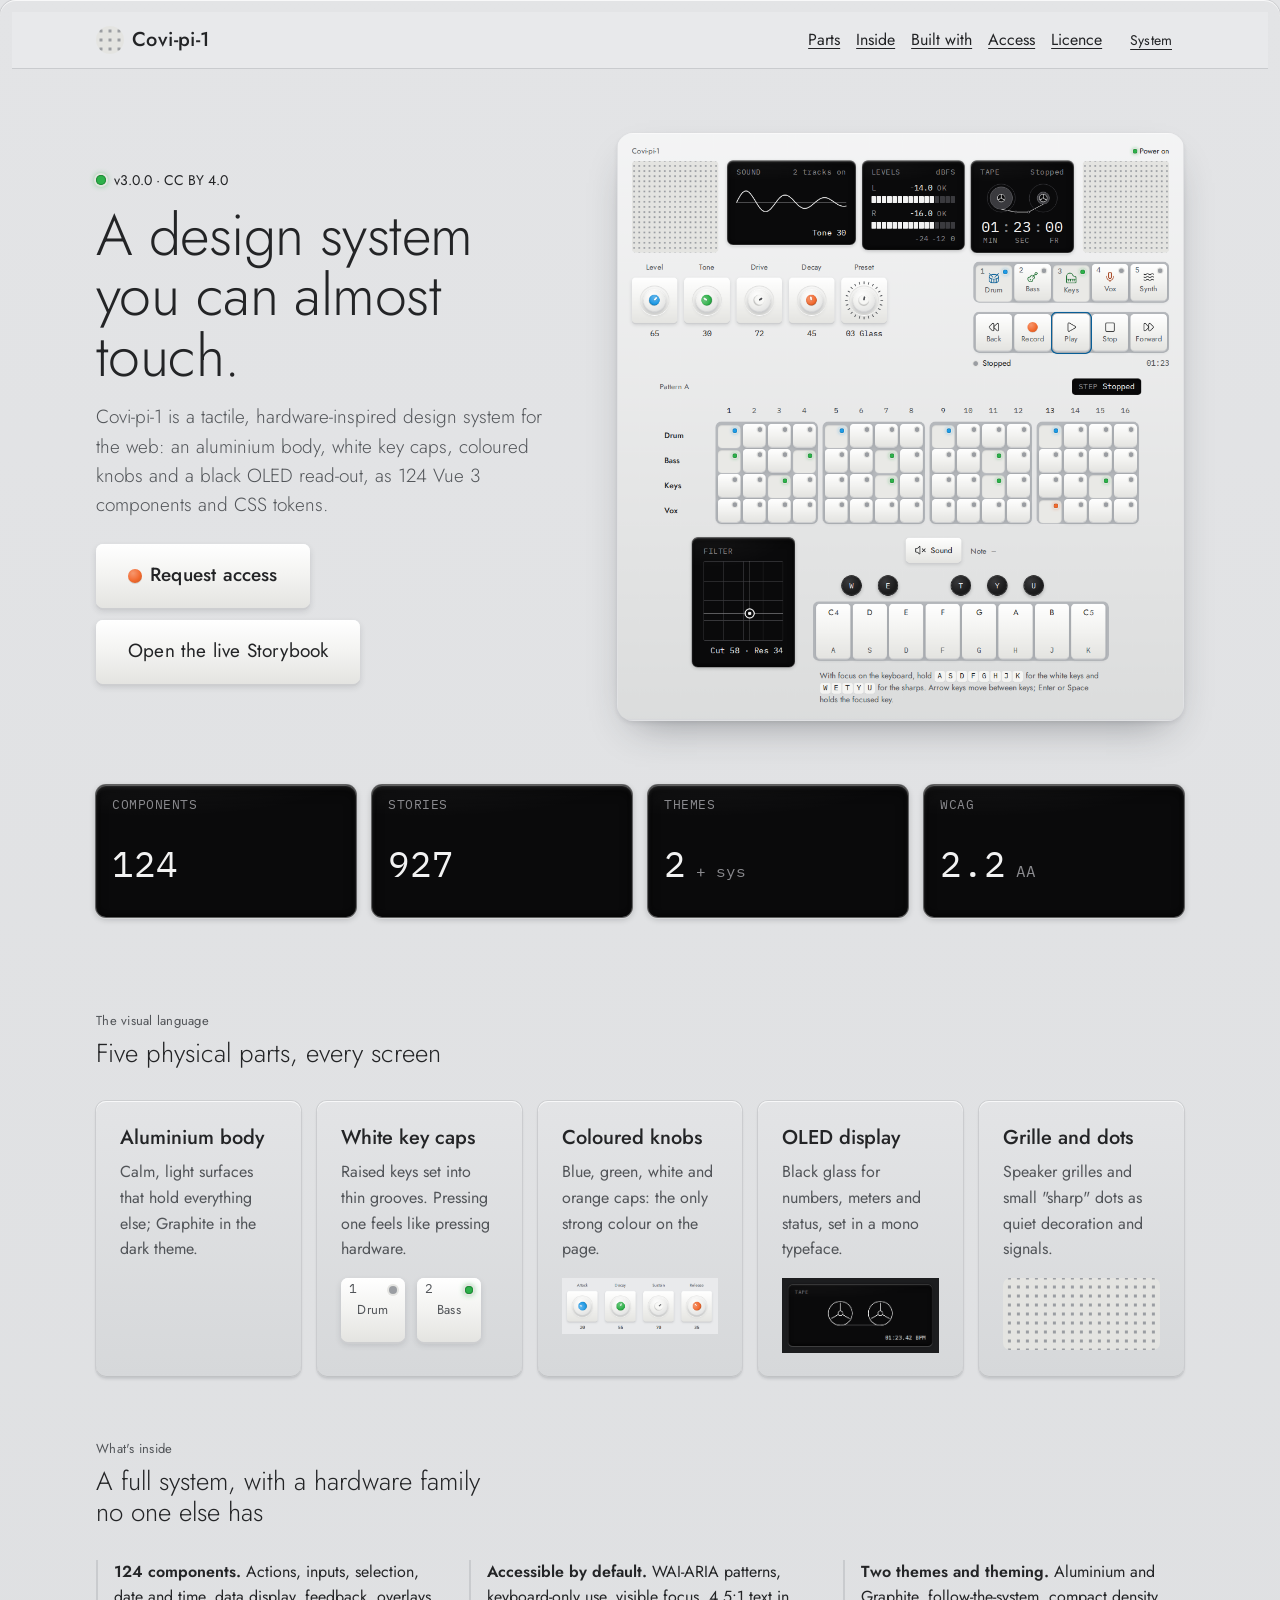
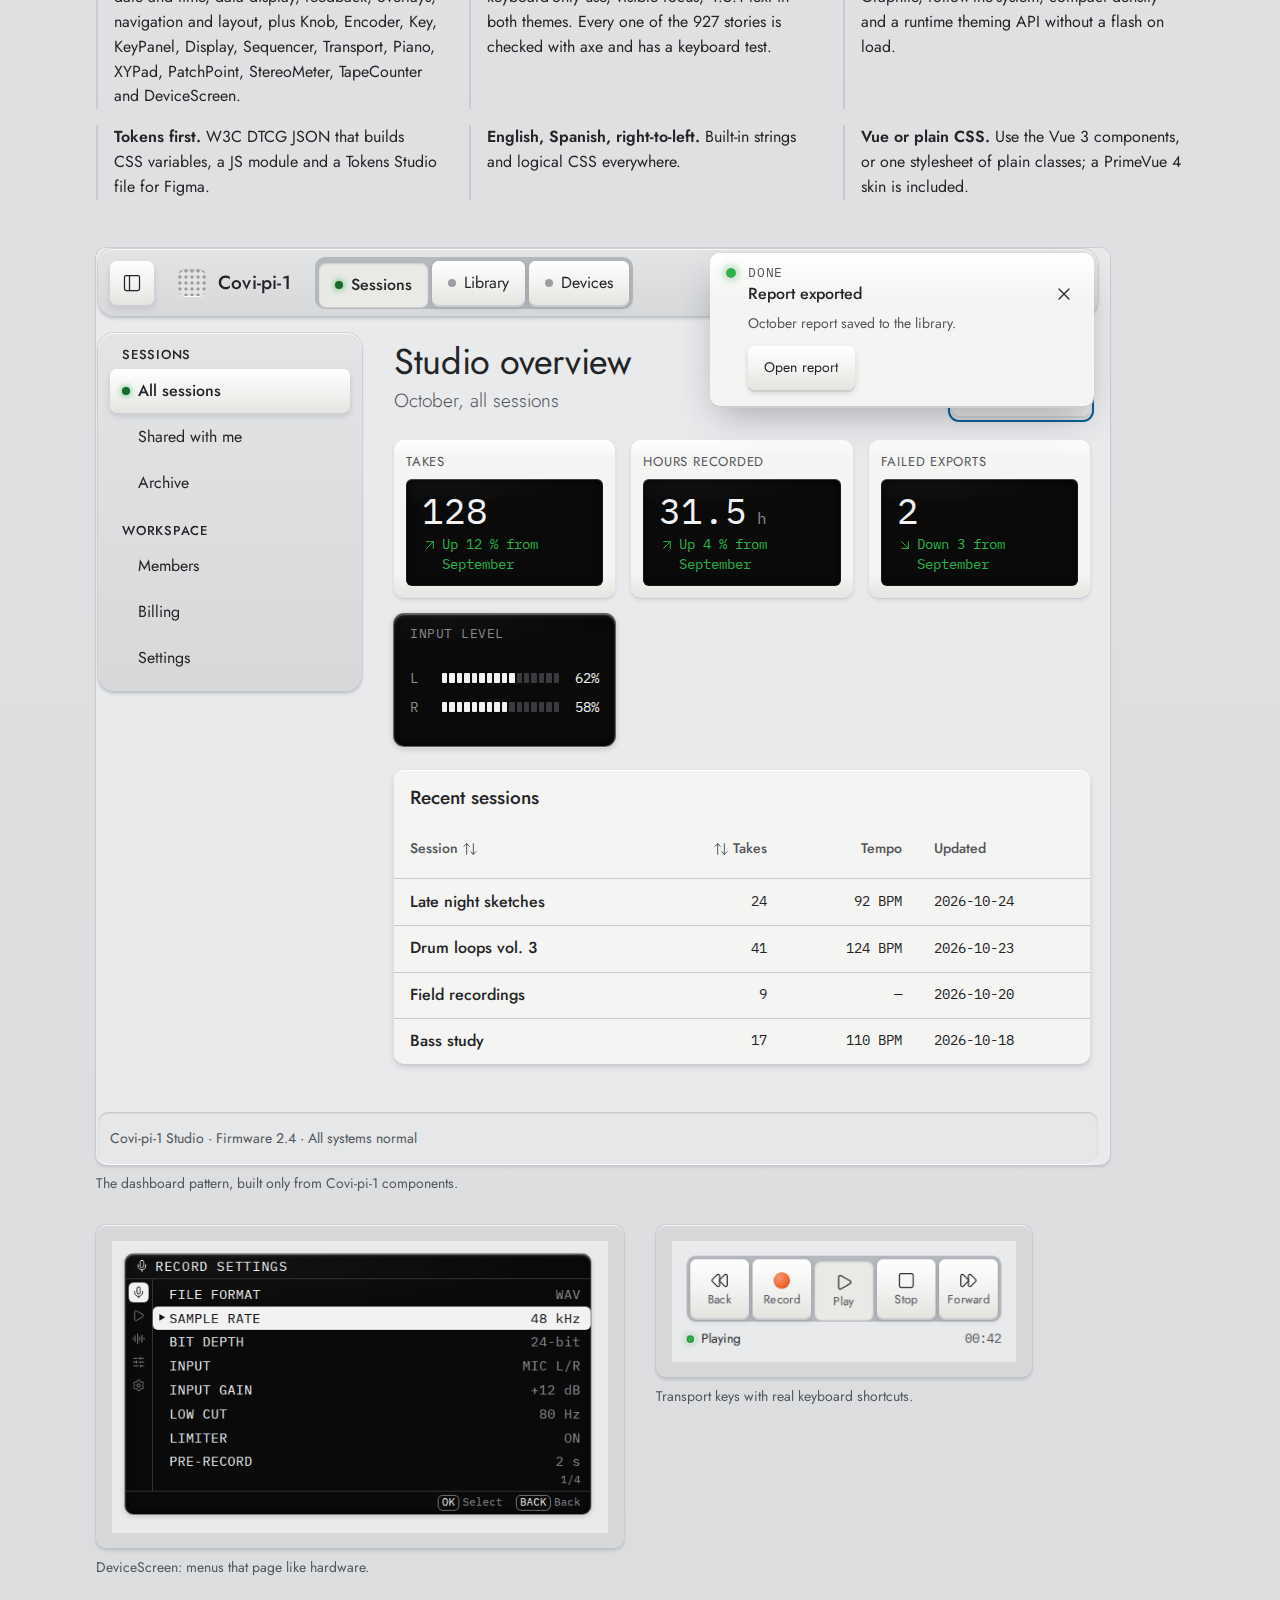
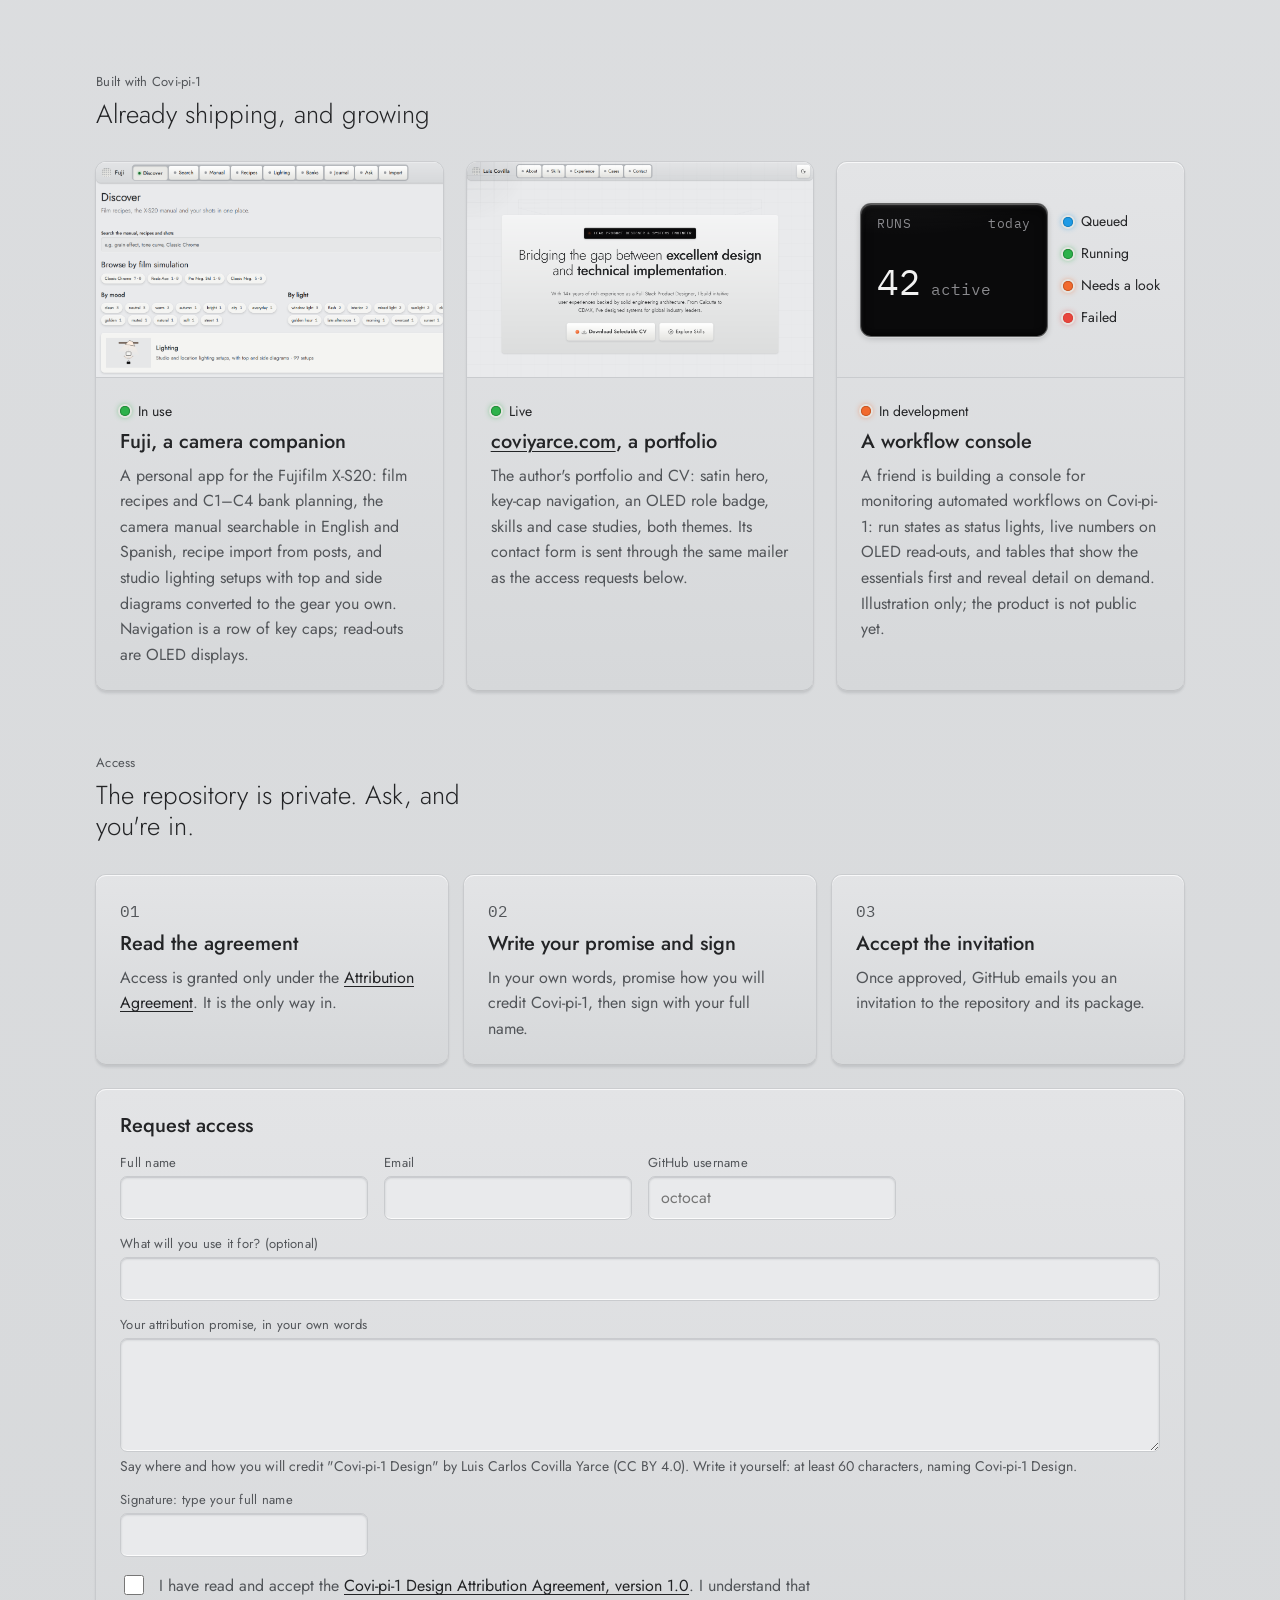
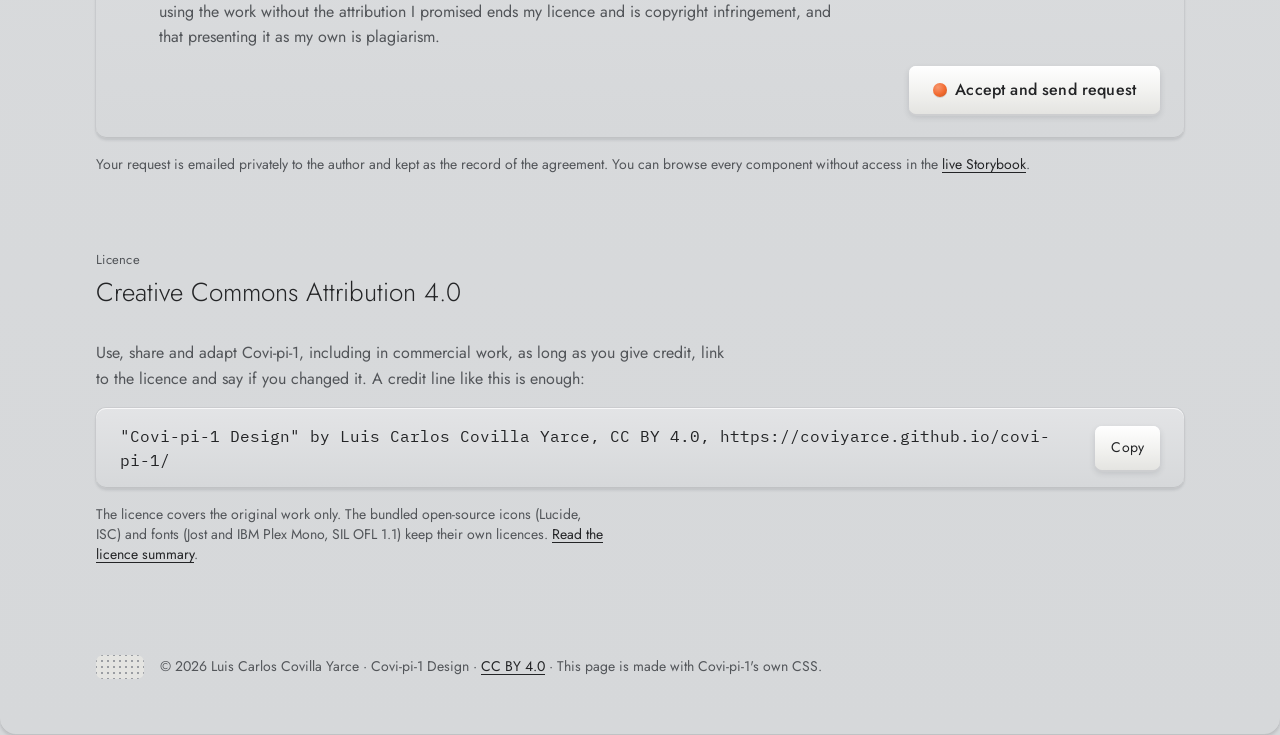
<file: index.html>
<!doctype html>
<html lang="en" data-theme="system">
<head>
  <meta charset="utf-8">
  <meta name="viewport" content="width=device-width, initial-scale=1">
  <title>Covi-pi-1 Design</title>
  <meta name="description" content="Covi-pi-1 Design: a tactile, hardware-inspired design system for the web. 124 Vue 3 components and CSS tokens, WCAG 2.2 AA, licensed CC BY 4.0. Request access to the repository.">
  <meta property="og:title" content="Covi-pi-1 Design">
  <meta property="og:description" content="A tactile, hardware-inspired design system for the web: aluminium, key caps, knobs and an OLED read-out.">
  <meta property="og:image" content="https://coviyarce.github.io/covi-pi-1/img/device-light.png">
  <meta name="color-scheme" content="light dark">
  <link rel="icon" href="img/favicon.svg" type="image/svg+xml">
  <!-- The page is built from Covi-pi-1's own stylesheets (dist/ of v3.0.0): tokens, base, fonts and a few components. -->
  <link rel="stylesheet" href="css/tokens.css">
  <link rel="stylesheet" href="css/fonts.css">
  <link rel="stylesheet" href="css/base.css">
  <link rel="stylesheet" href="css/button.css">
  <link rel="stylesheet" href="css/key.css">
  <link rel="stylesheet" href="css/display.css">
  <link rel="stylesheet" href="css/status-light.css">
  <link rel="stylesheet" href="css/grille.css">
  <link rel="stylesheet" href="css/kbd.css">
  <link rel="stylesheet" href="css/skip-link.css">
  <link rel="stylesheet" href="css/site.css">
  <script>
    // Theme before first paint: saved choice, else follow the system.
    try { const t = localStorage.getItem('cp-theme'); if (t) document.documentElement.dataset.theme = t } catch (e) {}
  </script>
</head>
<body class="cp-body">
  <a class="cp-skip-link" href="#main">Skip to content</a>

  <header class="site-head">
    <div class="wrap site-head__row">
      <a class="brand" href="./" aria-label="Covi-pi-1 Design, home">
        <span class="cp-grille cp-grille-block cp-grille-block--sm cp-grille-block--round" aria-hidden="true"></span>
        <span class="brand__name">Covi-pi-1</span>
      </a>
      <nav aria-label="Page" class="site-nav">
        <a class="cp-link" href="#parts">Parts</a>
        <a class="cp-link" href="#inside">Inside</a>
        <a class="cp-link" href="#uses">Built with</a>
        <a class="cp-link" href="#access">Access</a>
        <a class="cp-link" href="#licence">Licence</a>
      </nav>
      <button type="button" class="cp-button cp-button--tertiary cp-button--sm" id="theme" aria-label="Theme: follow the system">
        <span class="cp-button__label" id="theme-label">System</span>
      </button>
    </div>
  </header>

  <main id="main">
    <section class="hero wrap" aria-labelledby="h-hero">
      <div class="hero__text">
        <span class="cp-status-light cp-status-light--on"><span class="cp-led cp-status-light__led cp-led--green cp-led--on" aria-hidden="true"></span><span class="cp-status-light__text">v3.0.0 · CC BY 4.0</span></span>
        <h1 id="h-hero" class="cp-h1">A design system you can almost touch.</h1>
        <p class="cp-lead">Covi-pi-1 is a tactile, hardware-inspired design system for the web: an aluminium body, white key caps, coloured knobs and a black OLED read-out, as 124 Vue&nbsp;3 components and CSS tokens.</p>
        <div class="hero__actions">
          <a class="cp-button cp-button--primary cp-button--lg" href="#access">
            <span class="cp-button__disc" aria-hidden="true"></span><span class="cp-button__label">Request access</span>
          </a>
          <a class="cp-button cp-button--lg" href="https://op1.covilabs.com">
            <span class="cp-button__label">Open the live Storybook</span>
          </a>
        </div>
      </div>
      <figure class="hero__device">
        <img class="only-light" src="img/device-light.png" width="996" height="1033" alt="The Covi-pi-1 device pattern in the light theme: speaker grilles, three OLED displays, four coloured knobs and a preset dial, track and transport keys, a 16-step sequencer, an XY filter pad and a piano keyboard.">
        <img class="only-dark" src="img/device-dark.png" width="992" height="1030" alt="The same device pattern in the dark Graphite theme." loading="lazy">
      </figure>
    </section>

    <section class="wrap readouts" aria-label="At a glance">
      <figure class="cp-display cp-display--text">
        <div class="cp-display__screen"><div class="cp-display__head"><span class="cp-display__title">Components</span></div>
        <div class="cp-display__body"><p class="cp-display__value">124</p></div></div>
      </figure>
      <figure class="cp-display cp-display--text">
        <div class="cp-display__screen"><div class="cp-display__head"><span class="cp-display__title">Stories</span></div>
        <div class="cp-display__body"><p class="cp-display__value">927</p></div></div>
      </figure>
      <figure class="cp-display cp-display--text">
        <div class="cp-display__screen"><div class="cp-display__head"><span class="cp-display__title">Themes</span></div>
        <div class="cp-display__body"><p class="cp-display__value">2<span class="cp-display__unit">&nbsp;+ sys</span></p></div></div>
      </figure>
      <figure class="cp-display cp-display--text">
        <div class="cp-display__screen"><div class="cp-display__head"><span class="cp-display__title">WCAG</span></div>
        <div class="cp-display__body"><p class="cp-display__value">2.2<span class="cp-display__unit">&nbsp;AA</span></p></div></div>
      </figure>
    </section>

    <section id="parts" class="wrap section" aria-labelledby="h-parts">
      <p class="cp-label">The visual language</p>
      <h2 id="h-parts" class="cp-h2">Five physical parts, every screen</h2>
      <div class="parts">
        <article class="satin part">
          <h3 class="cp-h3">Aluminium body</h3>
          <p class="cp-text">Calm, light surfaces that hold everything else; Graphite in the dark theme.</p>
        </article>
        <article class="satin part">
          <h3 class="cp-h3">White key caps</h3>
          <p class="cp-text">Raised keys set into thin grooves. Pressing one feels like pressing hardware.</p>
          <div class="part__demo">
            <button type="button" class="cp-key" aria-pressed="false" data-toggle><span class="cp-key__number" aria-hidden="true">1</span><span class="cp-led cp-key__led" aria-hidden="true"></span><span class="cp-key__label">Drum</span></button>
            <button type="button" class="cp-key" aria-pressed="true" data-toggle><span class="cp-key__number" aria-hidden="true">2</span><span class="cp-led cp-key__led cp-led--green cp-led--on" aria-hidden="true"></span><span class="cp-key__label">Bass</span></button>
          </div>
        </article>
        <article class="satin part">
          <h3 class="cp-h3">Coloured knobs</h3>
          <p class="cp-text">Blue, green, white and orange caps: the only strong colour on the page.</p>
          <img src="img/knobs.png" width="491" height="176" alt="Four knobs labelled Attack, Decay, Sustain and Release with blue, green, white and orange caps." loading="lazy">
        </article>
        <article class="satin part">
          <h3 class="cp-h3">OLED display</h3>
          <p class="cp-text">Black glass for numbers, meters and status, set in a mono typeface.</p>
          <img src="img/display-tape.png" width="393" height="189" alt="An OLED display with two tape reels and a time counter." loading="lazy">
        </article>
        <article class="satin part">
          <h3 class="cp-h3">Grille and dots</h3>
          <p class="cp-text">Speaker grilles and small "sharp" dots as quiet decoration and signals.</p>
          <div class="part__demo"><span class="cp-grille cp-grille-block cp-grille-block--md" aria-hidden="true"></span></div>
        </article>
      </div>
    </section>

    <section id="inside" class="wrap section" aria-labelledby="h-inside">
      <p class="cp-label">What's inside</p>
      <h2 id="h-inside" class="cp-h2">A full system, with a hardware family no one else has</h2>
      <ul class="features">
        <li><strong>124 components.</strong> Actions, inputs, selection, date and time, data display, feedback, overlays, navigation and layout, plus Knob, Encoder, Key, KeyPanel, Display, Sequencer, Transport, Piano, XYPad, PatchPoint, StereoMeter, TapeCounter and DeviceScreen.</li>
        <li><strong>Accessible by default.</strong> WAI-ARIA patterns, keyboard-only use, visible focus, 4.5:1 text in both themes. Every one of the 927 stories is checked with axe and has a keyboard test.</li>
        <li><strong>Two themes and theming.</strong> Aluminium and Graphite, follow-the-system, compact density and a runtime theming API without a flash on load.</li>
        <li><strong>Tokens first.</strong> W3C DTCG JSON that builds CSS variables, a JS module and a Tokens Studio file for Figma.</li>
        <li><strong>English, Spanish, right-to-left.</strong> Built-in strings and logical CSS everywhere.</li>
        <li><strong>Vue or plain CSS.</strong> Use the Vue 3 components, or one stylesheet of plain classes; a PrimeVue 4 skin is included.</li>
      </ul>
      <figure class="shot">
        <img class="only-light" src="img/dashboard-light.png" width="1014" height="917" alt="A studio dashboard built with Covi-pi-1: side navigation, OLED stat tiles, an input level meter and a recent sessions table." loading="lazy">
        <img class="only-dark" src="img/dashboard-dark.png" width="1005" height="917" alt="The same dashboard in the dark Graphite theme." loading="lazy">
        <figcaption class="cp-caption">The dashboard pattern, built only from Covi-pi-1 components.</figcaption>
      </figure>
      <div class="pair">
        <figure class="shot"><img src="img/screen-menu.png" width="597" height="352" alt="A device screen titled Record settings with OK and BACK key hints." loading="lazy"><figcaption class="cp-caption">DeviceScreen: menus that page like hardware.</figcaption></figure>
        <figure class="shot"><img src="img/transport.png" width="376" height="132" alt="Transport keys: back, record, play, stop and forward." loading="lazy"><figcaption class="cp-caption">Transport keys with real keyboard shortcuts.</figcaption></figure>
      </div>
    </section>

    <section id="uses" class="wrap section" aria-labelledby="h-uses">
      <p class="cp-label">Built with Covi-pi-1</p>
      <h2 id="h-uses" class="cp-h2">Already shipping, and growing</h2>
      <div class="uses">
        <article class="satin use">
          <img src="img/use-fuji.png" width="1280" height="690" alt="Fuji's Discover page: a key-cap navigation bar, a search field with an orange Search key, film simulation and mood chips, and a lighting card." loading="lazy">
          <div class="use__body">
            <span class="cp-status-light cp-status-light--on"><span class="cp-led cp-status-light__led cp-led--green cp-led--on" aria-hidden="true"></span><span class="cp-status-light__text">In use</span></span>
            <h3 class="cp-h3">Fuji, a camera companion</h3>
            <p class="cp-text">A personal app for the Fujifilm X-S20: film recipes and C1–C4 bank planning, the camera manual searchable in English and Spanish, recipe import from posts, and studio lighting setups with top and side diagrams converted to the gear you own. Navigation is a row of key caps; read-outs are OLED displays.</p>
          </div>
        </article>
        <article class="satin use">
          <img class="only-light" src="img/use-cv.png" width="1280" height="800" alt="coviyarce.com: a key-cap navigation bar, an OLED role badge, a large thin headline and Download CV and Explore Skills keys." loading="lazy">
          <img class="only-dark" src="img/use-cv-dark.png" width="1280" height="800" alt="coviyarce.com in the dark Graphite theme." loading="lazy">
          <div class="use__body">
            <span class="cp-status-light cp-status-light--on"><span class="cp-led cp-status-light__led cp-led--green cp-led--on" aria-hidden="true"></span><span class="cp-status-light__text">Live</span></span>
            <h3 class="cp-h3"><a class="cp-link" href="https://coviyarce.com">coviyarce.com</a>, a portfolio</h3>
            <p class="cp-text">The author's portfolio and CV: satin hero, key-cap navigation, an OLED role badge, skills and case studies, both themes. Its contact form is sent through the same mailer as the access requests below.</p>
          </div>
        </article>
        <article class="satin use">
          <div class="use__mock" aria-hidden="true">
            <figure class="cp-display cp-display--text">
              <div class="cp-display__screen"><div class="cp-display__head"><span class="cp-display__title">Runs</span><span class="cp-display__aside">today</span></div>
              <div class="cp-display__body"><p class="cp-display__value">42<span class="cp-display__unit">&nbsp;active</span></p></div></div>
            </figure>
            <ul class="use__states">
              <li><span class="cp-status-light"><span class="cp-led cp-status-light__led cp-led--blue cp-led--on"></span><span class="cp-status-light__text">Queued</span></span></li>
              <li><span class="cp-status-light"><span class="cp-led cp-status-light__led cp-led--green cp-led--on"></span><span class="cp-status-light__text">Running</span></span></li>
              <li><span class="cp-status-light"><span class="cp-led cp-status-light__led cp-led--orange cp-led--on"></span><span class="cp-status-light__text">Needs a look</span></span></li>
              <li><span class="cp-status-light"><span class="cp-led cp-status-light__led cp-led--red cp-led--on"></span><span class="cp-status-light__text">Failed</span></span></li>
            </ul>
          </div>
          <div class="use__body">
            <span class="cp-status-light cp-status-light--on"><span class="cp-led cp-status-light__led cp-led--orange cp-led--on" aria-hidden="true"></span><span class="cp-status-light__text">In development</span></span>
            <h3 class="cp-h3">A workflow console</h3>
            <p class="cp-text">A friend is building a console for monitoring automated workflows on Covi-pi-1: run states as status lights, live numbers on OLED read-outs, and tables that show the essentials first and reveal detail on demand. Illustration only; the product is not public yet.</p>
          </div>
        </article>
      </div>
    </section>

    <section id="access" class="wrap section" aria-labelledby="h-access">
      <p class="cp-label">Access</p>
      <h2 id="h-access" class="cp-h2">The repository is private. Ask, and you're in.</h2>
      <ol class="steps">
        <li class="satin"><span class="cp-mono step__n">01</span><h3 class="cp-h3">Read the agreement</h3><p class="cp-text">Access is granted only under the <a class="cp-link" href="attribution.html">Attribution Agreement</a>. It is the only way in.</p></li>
        <li class="satin"><span class="cp-mono step__n">02</span><h3 class="cp-h3">Write your promise and sign</h3><p class="cp-text">In your own words, promise how you will credit Covi-pi-1, then sign with your full name.</p></li>
        <li class="satin"><span class="cp-mono step__n">03</span><h3 class="cp-h3">Accept the invitation</h3><p class="cp-text">Once approved, GitHub emails you an invitation to the repository and its package.</p></li>
      </ol>

      <form id="access-form" class="satin access-form" novalidate>
        <h3 class="cp-h3" style="margin: 0">Request access</h3>
        <div class="fields">
          <label class="fld"><span class="cp-label">Full name</span><input class="inp" name="name" autocomplete="name" required maxlength="120"><span class="err" data-for="name"></span></label>
          <label class="fld"><span class="cp-label">Email</span><input class="inp" name="email" type="email" autocomplete="email" required maxlength="200"><span class="err" data-for="email"></span></label>
          <label class="fld"><span class="cp-label">GitHub username</span><input class="inp" name="github" autocomplete="username" required maxlength="39" placeholder="octocat"><span class="err" data-for="github"></span></label>
          <label class="fld fld--wide"><span class="cp-label">What will you use it for? <span class="muted">(optional)</span></span><input class="inp" name="use" maxlength="2000"></label>
          <label class="fld fld--wide"><span class="cp-label">Your attribution promise, in your own words</span>
            <textarea class="inp" name="promise" rows="4" required maxlength="1500" aria-describedby="promise-hint"></textarea>
            <span class="cp-caption" id="promise-hint">Say where and how you will credit "Covi-pi-1 Design" by Luis Carlos Covilla Yarce (CC BY 4.0). Write it yourself: at least 60 characters, naming Covi-pi-1 Design.</span>
            <span class="err" data-for="promise"></span></label>
          <label class="fld"><span class="cp-label">Signature: type your full name</span><input class="inp" name="signature" required maxlength="120"><span class="err" data-for="signature"></span></label>
          <label class="fld fld--check fld--wide"><input type="checkbox" name="agreement" required> <span class="cp-text">I have read and accept the <a class="cp-link" href="attribution.html">Covi-pi-1 Design Attribution Agreement, version 1.0</a>. I understand that using the work without the attribution I promised ends my licence and is copyright infringement, and that presenting it as my own is plagiarism.</span></label>
          <span class="err fld--wide" data-for="agreement"></span>
          <label class="hp" aria-hidden="true">Website <input name="website" tabindex="-1" autocomplete="off"></label>
        </div>
        <div class="row-end">
          <p class="cp-text form-msg" id="form-msg" role="status" aria-live="polite"></p>
          <button type="submit" class="cp-button cp-button--primary"><span class="cp-button__disc" aria-hidden="true"></span><span class="cp-button__label">Accept and send request</span></button>
        </div>
      </form>
      <p class="cp-caption">Your request is emailed privately to the author and kept as the record of the agreement. You can browse every component without access in the <a class="cp-link" href="https://op1.covilabs.com">live Storybook</a>.</p>
    </section>

    <section id="licence" class="wrap section" aria-labelledby="h-licence">
      <p class="cp-label">Licence</p>
      <h2 id="h-licence" class="cp-h2">Creative Commons Attribution 4.0</h2>
      <p class="cp-text measure">Use, share and adapt Covi-pi-1, including in commercial work, as long as you give credit, link to the licence and say if you changed it. A credit line like this is enough:</p>
      <div class="credit satin">
        <code class="cp-mono" id="credit">"Covi-pi-1 Design" by Luis Carlos Covilla Yarce, CC BY 4.0, https://coviyarce.github.io/covi-pi-1/</code>
        <button type="button" class="cp-button cp-button--sm" id="copy"><span class="cp-button__label">Copy</span></button>
      </div>
      <p class="cp-caption measure">The licence covers the original work only. The bundled open-source icons (Lucide, ISC) and fonts (Jost and IBM Plex Mono, SIL OFL 1.1) keep their own licences. <a class="cp-link" href="https://creativecommons.org/licenses/by/4.0/">Read the licence summary</a>.</p>
      <p class="sr-status" role="status" aria-live="polite" id="status"></p>
    </section>
  </main>

  <footer class="wrap site-foot">
    <span class="cp-grille cp-grille-block cp-grille-block--sm cp-grille-block--fine" aria-hidden="true"></span>
    <p class="cp-caption">© 2026 Luis Carlos Covilla Yarce · Covi-pi-1 Design · <a class="cp-link" href="https://creativecommons.org/licenses/by/4.0/">CC BY 4.0</a> · This page is made with Covi-pi-1's own CSS.</p>
  </footer>

  <script>
    // Theme switch: System → Light → Dark.
    const order = ['system', 'light', 'dark']
    const names = { system: 'System', light: 'Light', dark: 'Dark' }
    const btn = document.getElementById('theme'), label = document.getElementById('theme-label')
    const show = (t) => { label.textContent = names[t]; btn.setAttribute('aria-label', 'Theme: ' + (t === 'system' ? 'follow the system' : names[t].toLowerCase()) + '. Change theme') }
    show(document.documentElement.dataset.theme || 'system')
    btn.addEventListener('click', () => {
      const cur = document.documentElement.dataset.theme || 'system'
      const next = order[(order.indexOf(cur) + 1) % order.length]
      document.documentElement.dataset.theme = next
      try { localStorage.setItem('cp-theme', next) } catch (e) {}
      show(next)
    })
    // Toggle keys in the parts demo.
    document.querySelectorAll('[data-toggle]').forEach((k) => k.addEventListener('click', () => {
      const on = k.getAttribute('aria-pressed') !== 'true'
      k.setAttribute('aria-pressed', String(on))
      k.querySelector('.cp-key__led').classList.toggle('cp-led--on', on)
      k.querySelector('.cp-key__led').classList.toggle('cp-led--green', on)
    }))
    // Access request: posted to the contact mailer, which emails the author the signed agreement.
    const form = document.getElementById('access-form'), msg = document.getElementById('form-msg')
    const loadedAt = Date.now()
    form.addEventListener('submit', async (ev) => {
      ev.preventDefault()
      form.querySelectorAll('.err').forEach((e) => (e.textContent = ''))
      form.querySelectorAll('[aria-invalid]').forEach((e) => e.removeAttribute('aria-invalid'))
      const f = new FormData(form)
      const body = Object.fromEntries([...f.entries()].filter(([k]) => k !== 'agreement'))
      body.agreement = f.get('agreement') === 'on'
      body.agreement_version = '1.0'
      body.elapsed = Date.now() - loadedAt
      const btn = form.querySelector('button[type=submit]')
      btn.setAttribute('aria-busy', 'true'); btn.disabled = true
      msg.textContent = 'Sending…'
      try {
        const r = await fetch('https://contact.covilabs.com/op1-access', { method: 'POST', headers: { 'Content-Type': 'application/json' }, body: JSON.stringify(body) })
        const d = await r.json().catch(() => ({}))
        if (r.ok) {
          form.reset()
          msg.textContent = 'Request sent. The author will review it and GitHub will email you an invitation.'
        } else {
          msg.textContent = d.error || 'The request could not be sent.'
          let first = null
          for (const [k, v] of Object.entries(d.fields || {})) {
            const e = form.querySelector(`.err[data-for="${k}"]`); if (e) e.textContent = v
            const i = form.querySelector(`[name="${k}"]`); if (i) { i.setAttribute('aria-invalid', 'true'); first = first || i }
          }
          first && first.focus()
        }
      } catch (e) {
        msg.textContent = 'Network error: the request was not sent. Please try again.'
      } finally { btn.removeAttribute('aria-busy'); btn.disabled = false }
    })
    // Copy the credit line.
    document.getElementById('copy').addEventListener('click', async () => {
      const s = document.getElementById('status')
      try { await navigator.clipboard.writeText(document.getElementById('credit').textContent); s.textContent = 'Credit line copied.' }
      catch (e) { s.textContent = 'Copy failed: select the line and copy it by hand.' }
    })
  </script>
</body>
</html>
</file>
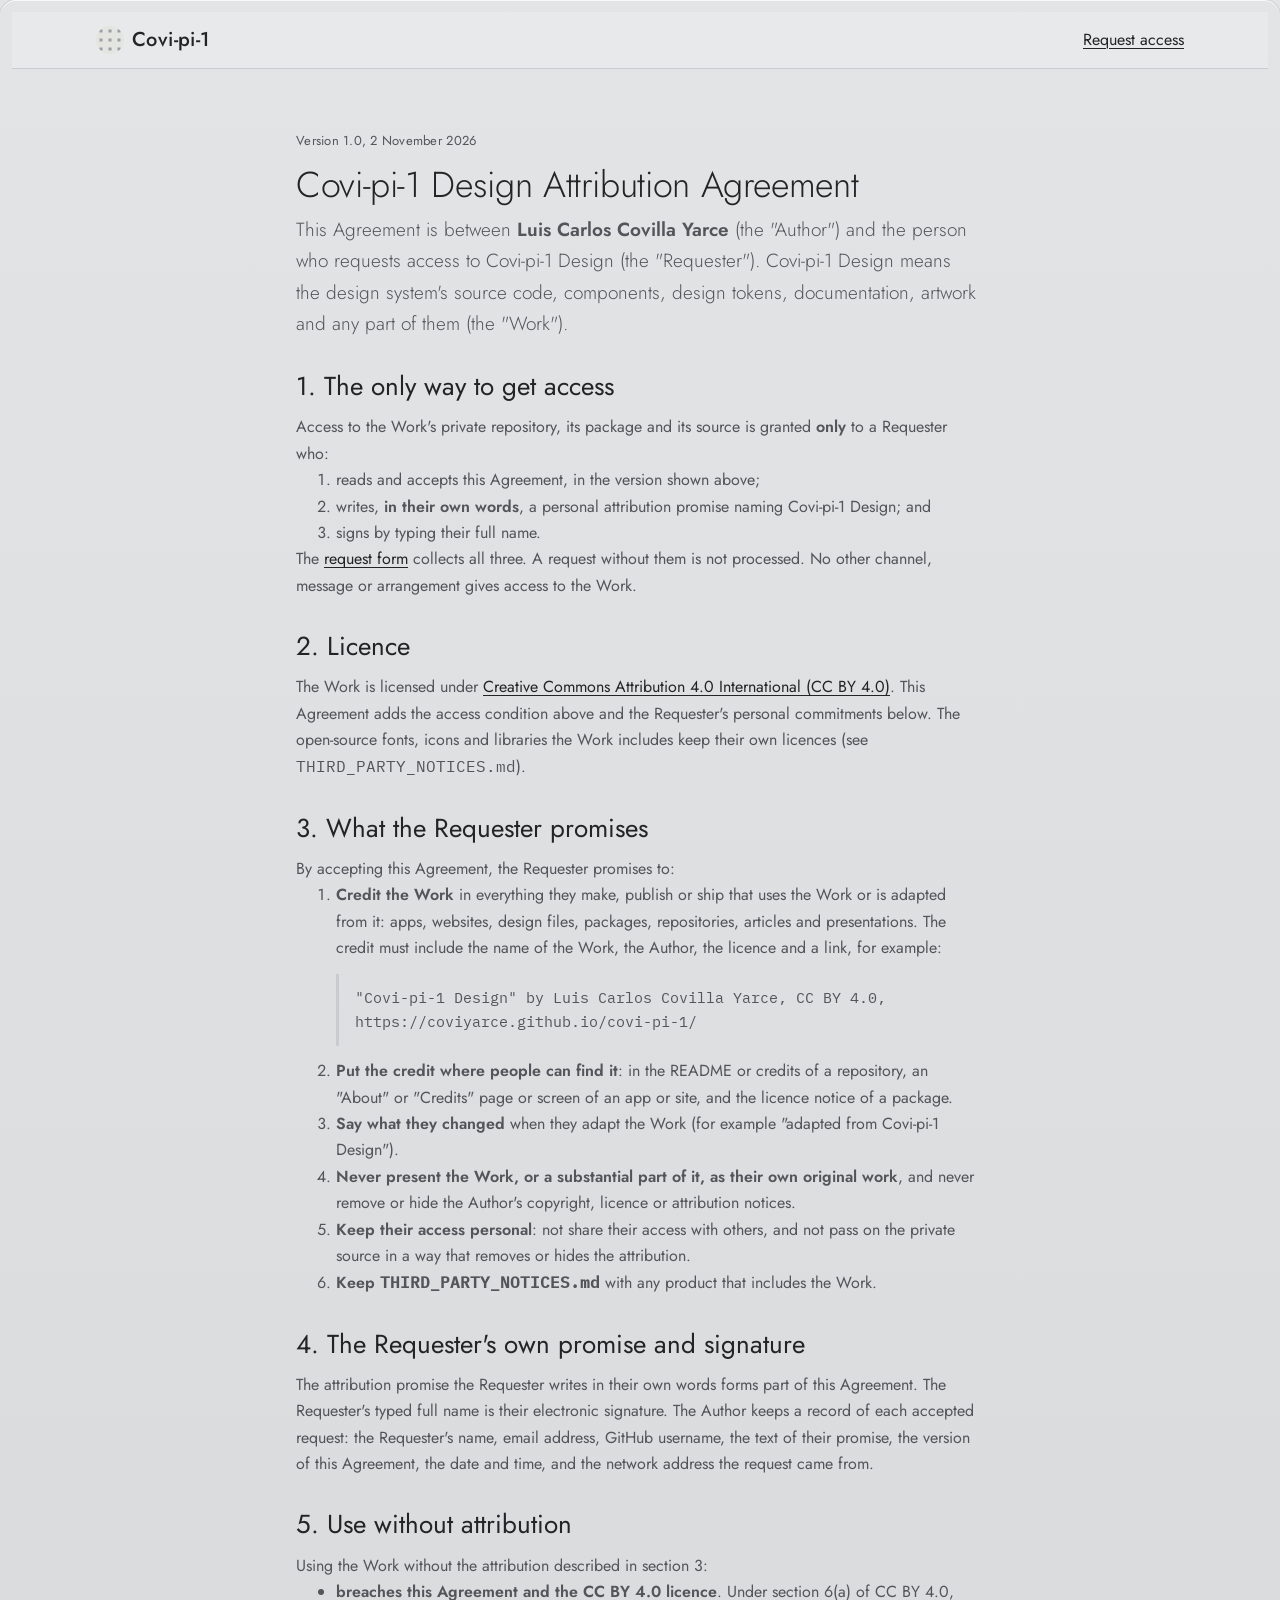
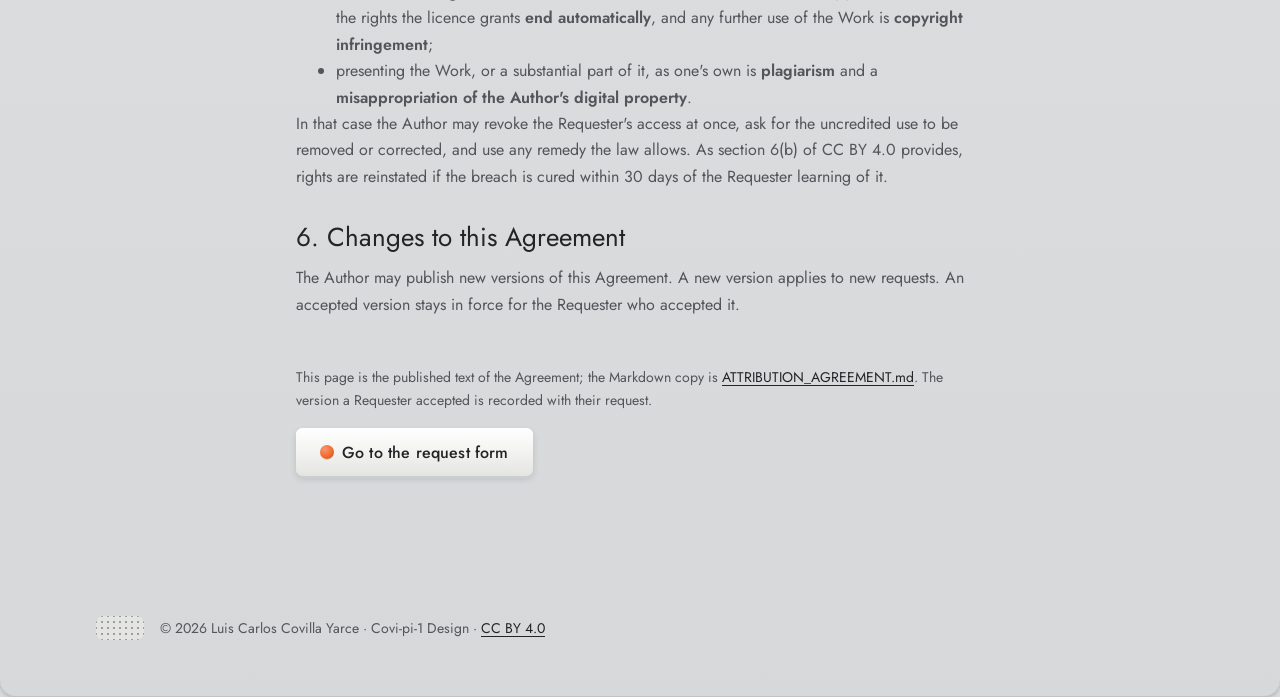
<file: attribution.html>
<!doctype html>
<html lang="en" data-theme="system">
<head>
  <meta charset="utf-8">
  <meta name="viewport" content="width=device-width, initial-scale=1">
  <title>Covi-pi-1 Attribution Agreement</title>
  <meta name="description" content="The Covi-pi-1 Design Attribution Agreement, version 1.0: the only way to get access to the design system.">
  <meta name="color-scheme" content="light dark">
  <link rel="icon" href="img/favicon.svg" type="image/svg+xml">
  <link rel="stylesheet" href="css/tokens.css">
  <link rel="stylesheet" href="css/fonts.css">
  <link rel="stylesheet" href="css/base.css">
  <link rel="stylesheet" href="css/button.css">
  <link rel="stylesheet" href="css/grille.css">
  <link rel="stylesheet" href="css/skip-link.css">
  <link rel="stylesheet" href="css/site.css">
  <script>try { const t = localStorage.getItem('cp-theme'); if (t) document.documentElement.dataset.theme = t } catch (e) {}</script>
</head>
<body class="cp-body">
  <a class="cp-skip-link" href="#main">Skip to content</a>
  <header class="site-head">
    <div class="wrap site-head__row">
      <a class="brand" href="./" aria-label="Covi-pi-1 Design, home">
        <span class="cp-grille cp-grille-block cp-grille-block--sm cp-grille-block--round" aria-hidden="true"></span>
        <span class="brand__name">Covi-pi-1</span>
      </a>
      <nav aria-label="Page" class="site-nav"><a class="cp-link" href="./#access">Request access</a></nav>
    </div>
  </header>

  <main id="main" class="wrap doc">
    <p class="cp-label">Version 1.0, 2 November 2026</p>
    <h1 class="cp-h1">Covi-pi-1 Design Attribution Agreement</h1>
    <p class="cp-lead">This Agreement is between <strong>Luis Carlos Covilla Yarce</strong> (the "Author") and the person who requests access to Covi-pi-1 Design (the "Requester"). Covi-pi-1 Design means the design system's source code, components, design tokens, documentation, artwork and any part of them (the "Work").</p>

    <h2 class="cp-h2">1. The only way to get access</h2>
    <p class="cp-text">Access to the Work's private repository, its package and its source is granted <strong>only</strong> to a Requester who:</p>
    <ol class="cp-text">
      <li>reads and accepts this Agreement, in the version shown above;</li>
      <li>writes, <strong>in their own words</strong>, a personal attribution promise naming Covi-pi-1 Design; and</li>
      <li>signs by typing their full name.</li>
    </ol>
    <p class="cp-text">The <a class="cp-link" href="./#access">request form</a> collects all three. A request without them is not processed. No other channel, message or arrangement gives access to the Work.</p>

    <h2 class="cp-h2">2. Licence</h2>
    <p class="cp-text">The Work is licensed under <a class="cp-link" href="https://creativecommons.org/licenses/by/4.0/legalcode">Creative Commons Attribution 4.0 International (CC BY 4.0)</a>. This Agreement adds the access condition above and the Requester's personal commitments below. The open-source fonts, icons and libraries the Work includes keep their own licences (see <code class="cp-mono">THIRD_PARTY_NOTICES.md</code>).</p>

    <h2 class="cp-h2">3. What the Requester promises</h2>
    <p class="cp-text">By accepting this Agreement, the Requester promises to:</p>
    <ol class="cp-text">
      <li><strong>Credit the Work</strong> in everything they make, publish or ship that uses the Work or is adapted from it: apps, websites, design files, packages, repositories, articles and presentations. The credit must include the name of the Work, the Author, the licence and a link, for example:
        <blockquote>"Covi-pi-1 Design" by Luis Carlos Covilla Yarce, CC BY 4.0, https://coviyarce.github.io/covi-pi-1/</blockquote></li>
      <li><strong>Put the credit where people can find it</strong>: in the README or credits of a repository, an "About" or "Credits" page or screen of an app or site, and the licence notice of a package.</li>
      <li><strong>Say what they changed</strong> when they adapt the Work (for example "adapted from Covi-pi-1 Design").</li>
      <li><strong>Never present the Work, or a substantial part of it, as their own original work</strong>, and never remove or hide the Author's copyright, licence or attribution notices.</li>
      <li><strong>Keep their access personal</strong>: not share their access with others, and not pass on the private source in a way that removes or hides the attribution.</li>
      <li><strong>Keep <code class="cp-mono">THIRD_PARTY_NOTICES.md</code></strong> with any product that includes the Work.</li>
    </ol>

    <h2 class="cp-h2">4. The Requester's own promise and signature</h2>
    <p class="cp-text">The attribution promise the Requester writes in their own words forms part of this Agreement. The Requester's typed full name is their electronic signature. The Author keeps a record of each accepted request: the Requester's name, email address, GitHub username, the text of their promise, the version of this Agreement, the date and time, and the network address the request came from.</p>

    <h2 class="cp-h2">5. Use without attribution</h2>
    <p class="cp-text">Using the Work without the attribution described in section 3:</p>
    <ul class="cp-text">
      <li><strong>breaches this Agreement and the CC BY 4.0 licence</strong>. Under section 6(a) of CC BY 4.0, the rights the licence grants <strong>end automatically</strong>, and any further use of the Work is <strong>copyright infringement</strong>;</li>
      <li>presenting the Work, or a substantial part of it, as one's own is <strong>plagiarism</strong> and a <strong>misappropriation of the Author's digital property</strong>.</li>
    </ul>
    <p class="cp-text">In that case the Author may revoke the Requester's access at once, ask for the uncredited use to be removed or corrected, and use any remedy the law allows. As section 6(b) of CC BY 4.0 provides, rights are reinstated if the breach is cured within 30 days of the Requester learning of it.</p>

    <h2 class="cp-h2">6. Changes to this Agreement</h2>
    <p class="cp-text">The Author may publish new versions of this Agreement. A new version applies to new requests. An accepted version stays in force for the Requester who accepted it.</p>

    <p class="cp-caption" style="margin-top: var(--cp-space-12)">This page is the published text of the Agreement; the Markdown copy is <a class="cp-link" href="https://github.com/coviyarce/covi-pi-1/blob/main/ATTRIBUTION_AGREEMENT.md">ATTRIBUTION_AGREEMENT.md</a>. The version a Requester accepted is recorded with their request.</p>
    <p><a class="cp-button cp-button--primary" href="./#access"><span class="cp-button__disc" aria-hidden="true"></span><span class="cp-button__label">Go to the request form</span></a></p>
  </main>

  <footer class="wrap site-foot">
    <span class="cp-grille cp-grille-block cp-grille-block--sm cp-grille-block--fine" aria-hidden="true"></span>
    <p class="cp-caption">© 2026 Luis Carlos Covilla Yarce · Covi-pi-1 Design · <a class="cp-link" href="https://creativecommons.org/licenses/by/4.0/">CC BY 4.0</a></p>
  </footer>
</body>
</html>
</file>
<file: css/tokens.css>
/* Covi-pi-1 Design: tokens.
   GENERATED by scripts/build-tokens.mjs from the DTCG files in tokens/. Do not edit by hand:
   change tokens/*.json and run npm run tokens (CI fails when this file is out of date).

   A tactile, hardware-inspired system: an aluminium body, white key caps separated by thin
   grooves, round knobs with coloured caps, black "sharp" dots and a black OLED display.
   Colour is rare and functional: the four knob colours, the record orange and small glyphs.
   Light theme "Aluminium" on :root (or [data-theme="light"] on any element), dark theme
   "Graphite" on .p-dark or [data-theme="dark"], and [data-theme="system"] follows the OS.
   Density "comfortable" by default, "compact" on [data-density="compact"]. */

:root {
  color-scheme: light;

  /* ---- body (the device chassis) ---- */
  --cp-body: #D6D8DA;
  --cp-body-hi: #E3E4E6;
  --cp-body-lo: #C6C8CB;
  --cp-body-edge: #B9BCC0;
  --cp-page: #E9EAEC;   /* the table the device sits on */

  /* ---- keys ---- */
  --cp-groove: #B5B8BC;   /* the gap between keys */
  --cp-key: #F4F4F2;
  --cp-key-hi: #FFFFFF;
  --cp-key-lo: #E4E4E1;
  --cp-key-pressed: #E9E9E6;
  --cp-key-side: #CDCED0;   /* the visible lower lip of a key */

  /* ---- wells (recessed fields: inputs, tracks) ---- */
  --cp-well: #E6E7E8;
  --cp-well-line: #C9CBCE;

  /* ---- ink ---- */
  --cp-ink: #232426;
  --cp-ink-muted: #525559;   /* 6.8:1 on --cp-key, 5.2:1 on --cp-body */
  --cp-ink-faint: #9A9DA2;   /* decorative only, never text that carries meaning */
  --cp-dot: #1C1C1D;   /* the black "sharp" keys */

  /* ---- OLED display ---- */
  --cp-oled: #0A0A0B;
  --cp-oled-bezel: #1A1A1C;
  --cp-oled-ink: #F2F2F2;
  --cp-oled-dim: #8A8A8E;
  --cp-oled-line: #3A3A3E;

  /* ---- signal colours (knob caps and glyphs) ---- */
  --cp-blue: #1E9BE6;
  --cp-green: #2DB24A;
  --cp-white: #F7F7F5;
  --cp-orange: #F26A2E;   /* Record: the brand signal. CpConfigProvider can swap it. */
  --cp-red: #E8453C;

  /* ---- p2 hardware: signal graphics. The signal colours tuned to reach 3:1 or more against --cp-key, --cp-page, --cp-body and --cp-key-lo. Use them for meaningful graphics (LED rings, state rings, strokes, chart lines, status shapes). The knob caps keep the plain signal colours. ---- */
  --cp-blue-graphic: #187EBA;   /* contrast 4.03 key, 3.69 page / graphite 3.57 key, 5.53 page */
  --cp-green-graphic: #238939;   /* contrast 4.05 key, 3.70 page / graphite 3.93 key, 6.09 page */
  --cp-orange-graphic: #C45625;   /* contrast 4.05 key, 3.71 page / graphite 3.56 key, 5.52 page */
  --cp-red-graphic: #D84038;   /* contrast 4.05 key, 3.70 page / graphite 3.11 key, 4.83 page */
  --cp-white-graphic: #777776;   /* contrast 4.07 key, 3.72 page / graphite 10.14 key, 15.73 page */
  --cp-dot-graphic: #1C1C1D;   /* contrast 15.46 key, 14.15 page / graphite 3.11 key, 4.82 page: a light rim, so the black dot reads on graphite */

  /* ---- text-safe signal colours: 4.5:1 or more on key, well, page and body in each theme ---- */
  --cp-blue-text: #095E96;
  --cp-green-text: #146A2A;
  --cp-orange-text: #A23B15;
  --cp-red-text: #A2241D;

  /* ---- focus ---- */
  --cp-focus: #095E96;
  --cp-focus-width: 2px;
  --cp-focus-offset: 2px;
  --cp-focus-lip: 2px;   /* the lip drawn below a raised key cap (the 0 2px lines of --cp-key-shadow); the focus ring reaches this far further down so it sits evenly around the cap and its lip */
  --cp-focus-lip-pressed: 1px;   /* the lip left under a pressed key (--cp-key-shadow-pressed) */

  /* ---- shadows ---- */
  --cp-key-shadow:
    inset 0 1px 0 var(--cp-key-hi),
    0 1px 0 var(--cp-key-side),
    0 2px 0 var(--cp-key-side),
    0 3px 6px rgba(52, 56, 62, 0.16);
  --cp-key-shadow-hover:
    inset 0 1px 0 var(--cp-key-hi),
    0 1px 0 var(--cp-key-side),
    0 2px 0 var(--cp-key-side),
    0 6px 14px rgba(52, 56, 62, 0.2);
  --cp-key-shadow-pressed:
    inset 0 1px 2px rgba(52, 56, 62, 0.18),
    0 1px 0 var(--cp-key-side);
  --cp-well-shadow:
    inset 0 1px 2px rgba(52, 56, 62, 0.22),
    inset 0 -1px 0 var(--cp-key-hi);
  --cp-body-shadow:
    inset 0 1px 0 var(--cp-body-hi),
    inset 0 -1px 0 var(--cp-body-edge),
    0 18px 40px -18px rgba(40, 44, 50, 0.45),
    0 2px 4px rgba(40, 44, 50, 0.1);
  --cp-knob-shadow:
    0 2px 0 var(--cp-key-side),
    0 4px 8px rgba(40, 44, 50, 0.25),
    inset 0 1px 0 var(--cp-key-hi);
  --cp-oled-shadow:
    inset 0 1px 0 rgba(255, 255, 255, 0.18),
    inset 0 0 0 1px rgba(255, 255, 255, 0.08),
    inset 0 2px 10px rgba(0, 0, 0, 0.85);

  /* ---- type ---- */
  --cp-font: "Jost", "Futura", "Century Gothic", ui-sans-serif, system-ui, sans-serif;
  --cp-font-mono: "IBM Plex Mono", ui-monospace, "SFMono-Regular", "Menlo", monospace;
  --cp-text-label: 13px;   /* printed key labels */
  --cp-text-caption: 14px;
  --cp-text-body: 16px;
  --cp-text-lead: 19px;
  --cp-text-h3: 20px;
  --cp-text-h2: 26px;
  --cp-text-h1: 36px;
  --cp-text-display: 52px;
  --cp-weight-thin: 300;
  --cp-weight-regular: 400;
  --cp-weight-medium: 500;
  --cp-weight-strong: 600;

  /* ---- geometry ---- */
  --cp-unit: 64px;   /* one key */
  --cp-gap: 4px;   /* groove width */
  --cp-radius-key: 7px;
  --cp-radius-panel: 10px;
  --cp-radius-body: 16px;
  --cp-radius-oled: 6px;
  --cp-space-1: 4px;
  --cp-space-2: 8px;
  --cp-space-3: 12px;
  --cp-space-4: 16px;
  --cp-space-6: 24px;
  --cp-space-8: 32px;
  --cp-space-12: 48px;
  --cp-space-16: 64px;
  --cp-space-24: 96px;
  --cp-target: 44px;   /* the pointer-target floor for secondary controls; never below 24 px (2.5.8) */
  --cp-control: 48px;   /* the height of a primary control; compact never goes below 32 px */
  --cp-container: 1200px;

  /* ---- motion ---- */
  --cp-press: 80ms;
  --cp-state: 140ms;
  --cp-ease: cubic-bezier(0.2, 0, 0, 1);

  /* ---- decorative canvas (RGB triplets so a canvas can add alpha) ---- */
  --cp-canvas-line-rgb: 120, 124, 130;
  --cp-canvas-text: #525559;
  --cp-canvas-plate-rgb: 233, 234, 236;

  /* ---- overlays ---- */
  --cp-scrim: color-mix(in srgb, var(--cp-page) 78%, transparent);   /* modal backdrop */
  --cp-overlay-shadow:
    inset 0 1px 0 var(--cp-key-hi),
    0 2px 0 var(--cp-key-side),
    0 16px 36px -10px rgba(40, 44, 50, 0.38);
  --cp-overlay-sm: 400px;
  --cp-overlay-md: 560px;
  --cp-overlay-lg: 760px;
  --cp-drawer-width: 400px;
  --cp-z-overlay: 1000;
  --cp-z-toast: 1100;

  /* ---- density ---- */
  --cp-control-pad: 24px;   /* inline padding inside a key-cap control (button, select, field) */

  /* ---- icons (CpIcon and every Lucide icon in the system): the three sizes and the screen stroke ---- */
  --cp-icon-sm: 16px;   /* inside small text, tags and dense rows */
  --cp-icon-md: 20px;   /* inside keys and buttons */
  --cp-icon-lg: 24px;   /* on its own: the size the icons are drawn at (24 px grid) */
  --cp-icon-stroke: 1.5;   /* stroke width on screens, in the 24 px drawing grid (Lucide draws at 2) */

  /* ---- OLED glass (option H, refined 2026-10-26): the bevel is the chamfered edge of the glass itself, with no frame around it, plus the soft glare on the glass. ---- */
  --cp-oled-glare: radial-gradient(140% 70% at 22% -18%, rgba(255, 255, 255, 0.09), rgba(255, 255, 255, 0.02) 42%, transparent 60%);
  --cp-oled-bevel: inset 0 1px 1px rgba(255, 255, 255, 0.32), inset 0 4px 5px -2px rgba(255, 255, 255, 0.12), inset 3px 0 4px -2px rgba(255, 255, 255, 0.06), inset -3px 0 4px -2px rgba(255, 255, 255, 0.04), inset 0 -2px 4px rgba(0, 0, 0, 0.55), inset 0 6px 12px rgba(0, 0, 0, 0.45);   /* The chamfered edge of the screen glass: soft light along the top and sides, shade at the bottom, depth inside. */
  --cp-oled-bevel-shadow: 0 0 0 1px rgba(0, 0, 0, 0.55), 0 1px 0 1px rgba(255, 255, 255, 0.30), 0 2px 6px rgba(20, 22, 26, 0.25);

  /* ---- p2 inputs: colour picker and signature pad ---- */
  --cp-picker-white: #FFFFFF;   /* pure white: an end of the colour area and a contrast plate */
  --cp-picker-black: #000000;   /* pure black: an end of the colour area and a contrast plate */
  --cp-font-signature: "Segoe Script", "Bradley Hand", "Brush Script MT", "Snell Roundhand", cursive;   /* hand-written face of the signature pad */
  --cp-signature-export-ink: #232426;   /* exported signatures are dark ink on transparent in both themes */

  /* ---- shell (feedback, navigation and app layout, phase 2) ---- */
  --cp-z-sticky: 900;   /* Affix, AppShell header */
  --cp-z-float: 950;   /* FloatButton, SpeedDial, BackTop, BottomNavigation */
  --cp-z-tour: 1050;   /* Tour mask and step panel, above overlays, under toasts */
  --cp-sider-width: 264px;
  --cp-float-size: 56px;
  --cp-notification-width: 384px;
  --cp-watermark-alpha: 0.12;   /* decorative only: low contrast by design */

  /* ---- Surface rule (2026-10-28): key = small and medium (keys, buttons, cards), satin = big elements (panels, chassis, section surfaces), satin edge (hero) = the one featured surface of a page. Every expression reads the theme own tokens, so Aluminium and Graphite share them. Each token is repeated in the graphite mode so the var() references resolve against the dark theme tokens. ---- */
  --cp-card-key: linear-gradient(180deg, var(--cp-key-hi) 0%, var(--cp-key) 12%, var(--cp-key) 85%, var(--cp-key-lo) 100%);   /* Softer key surface for small and medium cards (CpCard surface=key). */
  --cp-card-key-shadow: inset 0 1px 0 rgba(255, 255, 255, 0.7), 0 1px 0 var(--cp-key-side), 0 2px 4px rgba(40, 44, 50, 0.12);   /* Shadow for --cp-card-key. */
  --cp-surface-satin: linear-gradient(180deg, var(--cp-body-hi) 0%, color-mix(in srgb, var(--cp-body-hi) 55%, var(--cp-body)) 45%, var(--cp-body) 100%);   /* Satin: the surface of big elements (large panels, chassis, big section surfaces). Body text on it uses --cp-ink. */
  --cp-surface-satin-shadow: inset 0 1px 0 rgba(255, 255, 255, 0.75), inset 0 -1px 0 rgba(0, 0, 0, 0.10), 0 0 0 1px color-mix(in srgb, var(--cp-body-lo) 70%, transparent), 0 2px 3px rgba(30, 34, 40, 0.14);   /* Shadow for --cp-surface-satin. */
  --cp-surface-hero: linear-gradient(180deg, color-mix(in srgb, var(--cp-key-hi) 60%, var(--cp-body-hi)) 0%, color-mix(in srgb, var(--cp-key) 45%, var(--cp-body-hi)) 40%, color-mix(in srgb, var(--cp-key-lo) 40%, var(--cp-body)) 100%);   /* Satin edge: the one featured (hero) surface of a page. */
  --cp-surface-hero-shadow: inset 0 1px 0 rgba(255, 255, 255, 0.7), 0 1px 0 var(--cp-key-side), 0 2px 4px rgba(40, 44, 50, 0.12);   /* Shadow for --cp-surface-hero. */
}

.p-dark,
[data-theme="dark"] {
  color-scheme: dark;
  --cp-body: #2C2E31;
  --cp-body-hi: #383A3E;
  --cp-body-lo: #232427;
  --cp-body-edge: #18191B;
  --cp-page: #1C1D1F;
  --cp-groove: #18191B;
  --cp-key: #3B3D41;
  --cp-key-hi: #4B4D52;
  --cp-key-lo: #333539;
  --cp-key-pressed: #35373B;
  --cp-key-side: #222326;
  --cp-well: #232427;
  --cp-well-line: #18191B;
  --cp-ink: #EEEEEC;
  --cp-ink-muted: #ABAEB3;
  --cp-ink-faint: #6E7176;
  --cp-dot: #0E0E0F;
  --cp-blue-graphic: #1E9BE6;
  --cp-green-graphic: #2DB24A;
  --cp-orange-graphic: #F26A2E;
  --cp-red-graphic: #EA5850;
  --cp-white-graphic: #F7F7F5;
  --cp-dot-graphic: #898989;
  --cp-blue-text: #6BC0F5;
  --cp-green-text: #66D184;
  --cp-orange-text: #FF9466;
  --cp-red-text: #FF8A82;
  --cp-focus: #6BC0F5;
  --cp-key-shadow:
    inset 0 1px 0 var(--cp-key-hi),
    0 1px 0 var(--cp-key-side),
    0 2px 0 var(--cp-key-side),
    0 3px 6px rgba(0, 0, 0, 0.45);
  --cp-key-shadow-hover:
    inset 0 1px 0 var(--cp-key-hi),
    0 1px 0 var(--cp-key-side),
    0 2px 0 var(--cp-key-side),
    0 6px 14px rgba(0, 0, 0, 0.55);
  --cp-key-shadow-pressed:
    inset 0 1px 3px rgba(0, 0, 0, 0.5),
    0 1px 0 var(--cp-key-side);
  --cp-well-shadow:
    inset 0 1px 3px rgba(0, 0, 0, 0.55),
    inset 0 -1px 0 var(--cp-body-hi);
  --cp-body-shadow:
    inset 0 1px 0 var(--cp-body-hi),
    inset 0 -1px 0 var(--cp-body-edge),
    0 18px 40px -18px rgba(0, 0, 0, 0.8),
    0 2px 4px rgba(0, 0, 0, 0.4);
  --cp-knob-shadow:
    0 2px 0 var(--cp-key-side),
    0 4px 8px rgba(0, 0, 0, 0.55),
    inset 0 1px 0 #5A5C61;
  --cp-canvas-line-rgb: 150, 154, 160;
  --cp-canvas-text: #ABAEB3;
  --cp-canvas-plate-rgb: 28, 29, 31;
  --cp-scrim: color-mix(in srgb, var(--cp-page) 78%, transparent);
  --cp-overlay-shadow:
    inset 0 1px 0 var(--cp-key-hi),
    0 2px 0 var(--cp-key-side),
    0 16px 36px -10px rgba(0, 0, 0, 0.75);
  --cp-watermark-alpha: 0.16;
  --cp-card-key: linear-gradient(180deg, var(--cp-key-hi) 0%, var(--cp-key) 12%, var(--cp-key) 85%, var(--cp-key-lo) 100%);
  --cp-card-key-shadow: inset 0 1px 0 rgba(255, 255, 255, 0.7), 0 1px 0 var(--cp-key-side), 0 2px 4px rgba(40, 44, 50, 0.12);
  --cp-surface-satin: linear-gradient(180deg, var(--cp-body-hi) 0%, color-mix(in srgb, var(--cp-body-hi) 55%, var(--cp-body)) 45%, var(--cp-body) 100%);
  --cp-surface-satin-shadow: inset 0 1px 0 rgba(255, 255, 255, 0.75), inset 0 -1px 0 rgba(0, 0, 0, 0.10), 0 0 0 1px color-mix(in srgb, var(--cp-body-lo) 70%, transparent), 0 2px 3px rgba(30, 34, 40, 0.14);
  --cp-surface-hero: linear-gradient(180deg, color-mix(in srgb, var(--cp-key-hi) 60%, var(--cp-body-hi)) 0%, color-mix(in srgb, var(--cp-key) 45%, var(--cp-body-hi)) 40%, color-mix(in srgb, var(--cp-key-lo) 40%, var(--cp-body)) 100%);
  --cp-surface-hero-shadow: inset 0 1px 0 rgba(255, 255, 255, 0.7), 0 1px 0 var(--cp-key-side), 0 2px 4px rgba(40, 44, 50, 0.12);
}

/* A light island inside a dark page, and the light half of "system". */
[data-theme="light"],
[data-theme="system"] {
  color-scheme: light;
  --cp-body: #D6D8DA;
  --cp-body-hi: #E3E4E6;
  --cp-body-lo: #C6C8CB;
  --cp-body-edge: #B9BCC0;
  --cp-page: #E9EAEC;
  --cp-groove: #B5B8BC;
  --cp-key: #F4F4F2;
  --cp-key-hi: #FFFFFF;
  --cp-key-lo: #E4E4E1;
  --cp-key-pressed: #E9E9E6;
  --cp-key-side: #CDCED0;
  --cp-well: #E6E7E8;
  --cp-well-line: #C9CBCE;
  --cp-ink: #232426;
  --cp-ink-muted: #525559;
  --cp-ink-faint: #9A9DA2;
  --cp-dot: #1C1C1D;
  --cp-blue-graphic: #187EBA;
  --cp-green-graphic: #238939;
  --cp-orange-graphic: #C45625;
  --cp-red-graphic: #D84038;
  --cp-white-graphic: #777776;
  --cp-dot-graphic: #1C1C1D;
  --cp-blue-text: #095E96;
  --cp-green-text: #146A2A;
  --cp-orange-text: #A23B15;
  --cp-red-text: #A2241D;
  --cp-focus: #095E96;
  --cp-key-shadow:
    inset 0 1px 0 var(--cp-key-hi),
    0 1px 0 var(--cp-key-side),
    0 2px 0 var(--cp-key-side),
    0 3px 6px rgba(52, 56, 62, 0.16);
  --cp-key-shadow-hover:
    inset 0 1px 0 var(--cp-key-hi),
    0 1px 0 var(--cp-key-side),
    0 2px 0 var(--cp-key-side),
    0 6px 14px rgba(52, 56, 62, 0.2);
  --cp-key-shadow-pressed:
    inset 0 1px 2px rgba(52, 56, 62, 0.18),
    0 1px 0 var(--cp-key-side);
  --cp-well-shadow:
    inset 0 1px 2px rgba(52, 56, 62, 0.22),
    inset 0 -1px 0 var(--cp-key-hi);
  --cp-body-shadow:
    inset 0 1px 0 var(--cp-body-hi),
    inset 0 -1px 0 var(--cp-body-edge),
    0 18px 40px -18px rgba(40, 44, 50, 0.45),
    0 2px 4px rgba(40, 44, 50, 0.1);
  --cp-knob-shadow:
    0 2px 0 var(--cp-key-side),
    0 4px 8px rgba(40, 44, 50, 0.25),
    inset 0 1px 0 var(--cp-key-hi);
  --cp-canvas-line-rgb: 120, 124, 130;
  --cp-canvas-text: #525559;
  --cp-canvas-plate-rgb: 233, 234, 236;
  --cp-scrim: color-mix(in srgb, var(--cp-page) 78%, transparent);
  --cp-overlay-shadow:
    inset 0 1px 0 var(--cp-key-hi),
    0 2px 0 var(--cp-key-side),
    0 16px 36px -10px rgba(40, 44, 50, 0.38);
  --cp-watermark-alpha: 0.12;
  --cp-card-key: linear-gradient(180deg, var(--cp-key-hi) 0%, var(--cp-key) 12%, var(--cp-key) 85%, var(--cp-key-lo) 100%);
  --cp-card-key-shadow: inset 0 1px 0 rgba(255, 255, 255, 0.7), 0 1px 0 var(--cp-key-side), 0 2px 4px rgba(40, 44, 50, 0.12);
  --cp-surface-satin: linear-gradient(180deg, var(--cp-body-hi) 0%, color-mix(in srgb, var(--cp-body-hi) 55%, var(--cp-body)) 45%, var(--cp-body) 100%);
  --cp-surface-satin-shadow: inset 0 1px 0 rgba(255, 255, 255, 0.75), inset 0 -1px 0 rgba(0, 0, 0, 0.10), 0 0 0 1px color-mix(in srgb, var(--cp-body-lo) 70%, transparent), 0 2px 3px rgba(30, 34, 40, 0.14);
  --cp-surface-hero: linear-gradient(180deg, color-mix(in srgb, var(--cp-key-hi) 60%, var(--cp-body-hi)) 0%, color-mix(in srgb, var(--cp-key) 45%, var(--cp-body-hi)) 40%, color-mix(in srgb, var(--cp-key-lo) 40%, var(--cp-body)) 100%);
  --cp-surface-hero-shadow: inset 0 1px 0 rgba(255, 255, 255, 0.7), 0 1px 0 var(--cp-key-side), 0 2px 4px rgba(40, 44, 50, 0.12);
}

@media (prefers-color-scheme: dark) {
  [data-theme="system"] {
    color-scheme: dark;
    --cp-body: #2C2E31;
    --cp-body-hi: #383A3E;
    --cp-body-lo: #232427;
    --cp-body-edge: #18191B;
    --cp-page: #1C1D1F;
    --cp-groove: #18191B;
    --cp-key: #3B3D41;
    --cp-key-hi: #4B4D52;
    --cp-key-lo: #333539;
    --cp-key-pressed: #35373B;
    --cp-key-side: #222326;
    --cp-well: #232427;
    --cp-well-line: #18191B;
    --cp-ink: #EEEEEC;
    --cp-ink-muted: #ABAEB3;
    --cp-ink-faint: #6E7176;
    --cp-dot: #0E0E0F;
    --cp-blue-graphic: #1E9BE6;
    --cp-green-graphic: #2DB24A;
    --cp-orange-graphic: #F26A2E;
    --cp-red-graphic: #EA5850;
    --cp-white-graphic: #F7F7F5;
    --cp-dot-graphic: #898989;
    --cp-blue-text: #6BC0F5;
    --cp-green-text: #66D184;
    --cp-orange-text: #FF9466;
    --cp-red-text: #FF8A82;
    --cp-focus: #6BC0F5;
    --cp-key-shadow:
      inset 0 1px 0 var(--cp-key-hi),
      0 1px 0 var(--cp-key-side),
      0 2px 0 var(--cp-key-side),
      0 3px 6px rgba(0, 0, 0, 0.45);
    --cp-key-shadow-hover:
      inset 0 1px 0 var(--cp-key-hi),
      0 1px 0 var(--cp-key-side),
      0 2px 0 var(--cp-key-side),
      0 6px 14px rgba(0, 0, 0, 0.55);
    --cp-key-shadow-pressed:
      inset 0 1px 3px rgba(0, 0, 0, 0.5),
      0 1px 0 var(--cp-key-side);
    --cp-well-shadow:
      inset 0 1px 3px rgba(0, 0, 0, 0.55),
      inset 0 -1px 0 var(--cp-body-hi);
    --cp-body-shadow:
      inset 0 1px 0 var(--cp-body-hi),
      inset 0 -1px 0 var(--cp-body-edge),
      0 18px 40px -18px rgba(0, 0, 0, 0.8),
      0 2px 4px rgba(0, 0, 0, 0.4);
    --cp-knob-shadow:
      0 2px 0 var(--cp-key-side),
      0 4px 8px rgba(0, 0, 0, 0.55),
      inset 0 1px 0 #5A5C61;
    --cp-canvas-line-rgb: 150, 154, 160;
    --cp-canvas-text: #ABAEB3;
    --cp-canvas-plate-rgb: 28, 29, 31;
    --cp-scrim: color-mix(in srgb, var(--cp-page) 78%, transparent);
    --cp-overlay-shadow:
      inset 0 1px 0 var(--cp-key-hi),
      0 2px 0 var(--cp-key-side),
      0 16px 36px -10px rgba(0, 0, 0, 0.75);
    --cp-watermark-alpha: 0.16;
    --cp-card-key: linear-gradient(180deg, var(--cp-key-hi) 0%, var(--cp-key) 12%, var(--cp-key) 85%, var(--cp-key-lo) 100%);
    --cp-card-key-shadow: inset 0 1px 0 rgba(255, 255, 255, 0.7), 0 1px 0 var(--cp-key-side), 0 2px 4px rgba(40, 44, 50, 0.12);
    --cp-surface-satin: linear-gradient(180deg, var(--cp-body-hi) 0%, color-mix(in srgb, var(--cp-body-hi) 55%, var(--cp-body)) 45%, var(--cp-body) 100%);
    --cp-surface-satin-shadow: inset 0 1px 0 rgba(255, 255, 255, 0.75), inset 0 -1px 0 rgba(0, 0, 0, 0.10), 0 0 0 1px color-mix(in srgb, var(--cp-body-lo) 70%, transparent), 0 2px 3px rgba(30, 34, 40, 0.14);
    --cp-surface-hero: linear-gradient(180deg, color-mix(in srgb, var(--cp-key-hi) 60%, var(--cp-body-hi)) 0%, color-mix(in srgb, var(--cp-key) 45%, var(--cp-body-hi)) 40%, color-mix(in srgb, var(--cp-key-lo) 40%, var(--cp-body)) 100%);
    --cp-surface-hero-shadow: inset 0 1px 0 rgba(255, 255, 255, 0.7), 0 1px 0 var(--cp-key-side), 0 2px 4px rgba(40, 44, 50, 0.12);
  }
}

/* Density. Compact keeps every pointer target at 24 px or more (2.5.8) and controls at 32 px or more. */
[data-density="compact"] {
  --cp-target: 32px;
  --cp-control: 36px;
  --cp-control-pad: 16px;
}

[data-density="comfortable"] {
  --cp-target: 44px;
  --cp-control: 48px;
  --cp-control-pad: 24px;
}

@media (max-width: 599px) {
  :root {
    --cp-text-h2: 22px;
    --cp-text-h1: 30px;
    --cp-text-display: 34px;
    --cp-unit: 52px;
  }
}

@media (prefers-reduced-motion: reduce) {
  *, *::before, *::after {
    transition-duration: 0ms !important;
    animation-duration: 0ms !important;
    animation-iteration-count: 1 !important;
  }
}
</file>
<file: css/fonts.css>
/* Covi-pi-1 Design: self-hosted fonts. Jost (interface) and IBM Plex Mono (read-outs) come from
   the pinned @fontsource packages, so the system never calls Google Fonts at runtime and every
   build (and every visual-regression screenshot) uses the same font files.
   Only the weights the system uses are loaded: Jost 300/400/500/600, Plex Mono 400/500. Each
   file declares unicode-range subsets, so browsers download only the scripts a page needs. */
/* @fontsource/jost/300.css */
/* jost-cyrillic-300-normal */
@font-face {
  font-family: 'Jost';
  font-style: normal;
  font-display: swap;
  font-weight: 300;
  src: url(./fonts/jost-cyrillic-300-normal.woff2) format('woff2'), url(./fonts/jost-cyrillic-300-normal.woff) format('woff');
  unicode-range: U+0301,U+0400-045F,U+0490-0491,U+04B0-04B1,U+2116;
}

/* jost-latin-ext-300-normal */
@font-face {
  font-family: 'Jost';
  font-style: normal;
  font-display: swap;
  font-weight: 300;
  src: url(./fonts/jost-latin-ext-300-normal.woff2) format('woff2'), url(./fonts/jost-latin-ext-300-normal.woff) format('woff');
  unicode-range: U+0100-02BA,U+02BD-02C5,U+02C7-02CC,U+02CE-02D7,U+02DD-02FF,U+0304,U+0308,U+0329,U+1D00-1DBF,U+1E00-1E9F,U+1EF2-1EFF,U+2020,U+20A0-20AB,U+20AD-20C0,U+2113,U+2C60-2C7F,U+A720-A7FF;
}

/* jost-latin-300-normal */
@font-face {
  font-family: 'Jost';
  font-style: normal;
  font-display: swap;
  font-weight: 300;
  src: url(./fonts/jost-latin-300-normal.woff2) format('woff2'), url(./fonts/jost-latin-300-normal.woff) format('woff');
  unicode-range: U+0000-00FF,U+0131,U+0152-0153,U+02BB-02BC,U+02C6,U+02DA,U+02DC,U+0304,U+0308,U+0329,U+2000-206F,U+20AC,U+2122,U+2191,U+2193,U+2212,U+2215,U+FEFF,U+FFFD;
}
/* @fontsource/jost/400.css */
/* jost-cyrillic-400-normal */
@font-face {
  font-family: 'Jost';
  font-style: normal;
  font-display: swap;
  font-weight: 400;
  src: url(./fonts/jost-cyrillic-400-normal.woff2) format('woff2'), url(./fonts/jost-cyrillic-400-normal.woff) format('woff');
  unicode-range: U+0301,U+0400-045F,U+0490-0491,U+04B0-04B1,U+2116;
}

/* jost-latin-ext-400-normal */
@font-face {
  font-family: 'Jost';
  font-style: normal;
  font-display: swap;
  font-weight: 400;
  src: url(./fonts/jost-latin-ext-400-normal.woff2) format('woff2'), url(./fonts/jost-latin-ext-400-normal.woff) format('woff');
  unicode-range: U+0100-02BA,U+02BD-02C5,U+02C7-02CC,U+02CE-02D7,U+02DD-02FF,U+0304,U+0308,U+0329,U+1D00-1DBF,U+1E00-1E9F,U+1EF2-1EFF,U+2020,U+20A0-20AB,U+20AD-20C0,U+2113,U+2C60-2C7F,U+A720-A7FF;
}

/* jost-latin-400-normal */
@font-face {
  font-family: 'Jost';
  font-style: normal;
  font-display: swap;
  font-weight: 400;
  src: url(./fonts/jost-latin-400-normal.woff2) format('woff2'), url(./fonts/jost-latin-400-normal.woff) format('woff');
  unicode-range: U+0000-00FF,U+0131,U+0152-0153,U+02BB-02BC,U+02C6,U+02DA,U+02DC,U+0304,U+0308,U+0329,U+2000-206F,U+20AC,U+2122,U+2191,U+2193,U+2212,U+2215,U+FEFF,U+FFFD;
}
/* @fontsource/jost/500.css */
/* jost-cyrillic-500-normal */
@font-face {
  font-family: 'Jost';
  font-style: normal;
  font-display: swap;
  font-weight: 500;
  src: url(./fonts/jost-cyrillic-500-normal.woff2) format('woff2'), url(./fonts/jost-cyrillic-500-normal.woff) format('woff');
  unicode-range: U+0301,U+0400-045F,U+0490-0491,U+04B0-04B1,U+2116;
}

/* jost-latin-ext-500-normal */
@font-face {
  font-family: 'Jost';
  font-style: normal;
  font-display: swap;
  font-weight: 500;
  src: url(./fonts/jost-latin-ext-500-normal.woff2) format('woff2'), url(./fonts/jost-latin-ext-500-normal.woff) format('woff');
  unicode-range: U+0100-02BA,U+02BD-02C5,U+02C7-02CC,U+02CE-02D7,U+02DD-02FF,U+0304,U+0308,U+0329,U+1D00-1DBF,U+1E00-1E9F,U+1EF2-1EFF,U+2020,U+20A0-20AB,U+20AD-20C0,U+2113,U+2C60-2C7F,U+A720-A7FF;
}

/* jost-latin-500-normal */
@font-face {
  font-family: 'Jost';
  font-style: normal;
  font-display: swap;
  font-weight: 500;
  src: url(./fonts/jost-latin-500-normal.woff2) format('woff2'), url(./fonts/jost-latin-500-normal.woff) format('woff');
  unicode-range: U+0000-00FF,U+0131,U+0152-0153,U+02BB-02BC,U+02C6,U+02DA,U+02DC,U+0304,U+0308,U+0329,U+2000-206F,U+20AC,U+2122,U+2191,U+2193,U+2212,U+2215,U+FEFF,U+FFFD;
}
/* @fontsource/jost/600.css */
/* jost-cyrillic-600-normal */
@font-face {
  font-family: 'Jost';
  font-style: normal;
  font-display: swap;
  font-weight: 600;
  src: url(./fonts/jost-cyrillic-600-normal.woff2) format('woff2'), url(./fonts/jost-cyrillic-600-normal.woff) format('woff');
  unicode-range: U+0301,U+0400-045F,U+0490-0491,U+04B0-04B1,U+2116;
}

/* jost-latin-ext-600-normal */
@font-face {
  font-family: 'Jost';
  font-style: normal;
  font-display: swap;
  font-weight: 600;
  src: url(./fonts/jost-latin-ext-600-normal.woff2) format('woff2'), url(./fonts/jost-latin-ext-600-normal.woff) format('woff');
  unicode-range: U+0100-02BA,U+02BD-02C5,U+02C7-02CC,U+02CE-02D7,U+02DD-02FF,U+0304,U+0308,U+0329,U+1D00-1DBF,U+1E00-1E9F,U+1EF2-1EFF,U+2020,U+20A0-20AB,U+20AD-20C0,U+2113,U+2C60-2C7F,U+A720-A7FF;
}

/* jost-latin-600-normal */
@font-face {
  font-family: 'Jost';
  font-style: normal;
  font-display: swap;
  font-weight: 600;
  src: url(./fonts/jost-latin-600-normal.woff2) format('woff2'), url(./fonts/jost-latin-600-normal.woff) format('woff');
  unicode-range: U+0000-00FF,U+0131,U+0152-0153,U+02BB-02BC,U+02C6,U+02DA,U+02DC,U+0304,U+0308,U+0329,U+2000-206F,U+20AC,U+2122,U+2191,U+2193,U+2212,U+2215,U+FEFF,U+FFFD;
}
/* @fontsource/ibm-plex-mono/400.css */
/* ibm-plex-mono-cyrillic-ext-400-normal */
@font-face {
  font-family: 'IBM Plex Mono';
  font-style: normal;
  font-display: swap;
  font-weight: 400;
  src: url(./fonts/ibm-plex-mono-cyrillic-ext-400-normal.woff2) format('woff2'), url(./fonts/ibm-plex-mono-cyrillic-ext-400-normal.woff) format('woff');
  unicode-range: U+0460-052F,U+1C80-1C8A,U+20B4,U+2DE0-2DFF,U+A640-A69F,U+FE2E-FE2F;
}

/* ibm-plex-mono-cyrillic-400-normal */
@font-face {
  font-family: 'IBM Plex Mono';
  font-style: normal;
  font-display: swap;
  font-weight: 400;
  src: url(./fonts/ibm-plex-mono-cyrillic-400-normal.woff2) format('woff2'), url(./fonts/ibm-plex-mono-cyrillic-400-normal.woff) format('woff');
  unicode-range: U+0301,U+0400-045F,U+0490-0491,U+04B0-04B1,U+2116;
}

/* ibm-plex-mono-vietnamese-400-normal */
@font-face {
  font-family: 'IBM Plex Mono';
  font-style: normal;
  font-display: swap;
  font-weight: 400;
  src: url(./fonts/ibm-plex-mono-vietnamese-400-normal.woff2) format('woff2'), url(./fonts/ibm-plex-mono-vietnamese-400-normal.woff) format('woff');
  unicode-range: U+0102-0103,U+0110-0111,U+0128-0129,U+0168-0169,U+01A0-01A1,U+01AF-01B0,U+0300-0301,U+0303-0304,U+0308-0309,U+0323,U+0329,U+1EA0-1EF9,U+20AB;
}

/* ibm-plex-mono-latin-ext-400-normal */
@font-face {
  font-family: 'IBM Plex Mono';
  font-style: normal;
  font-display: swap;
  font-weight: 400;
  src: url(./fonts/ibm-plex-mono-latin-ext-400-normal.woff2) format('woff2'), url(./fonts/ibm-plex-mono-latin-ext-400-normal.woff) format('woff');
  unicode-range: U+0100-02BA,U+02BD-02C5,U+02C7-02CC,U+02CE-02D7,U+02DD-02FF,U+0304,U+0308,U+0329,U+1D00-1DBF,U+1E00-1E9F,U+1EF2-1EFF,U+2020,U+20A0-20AB,U+20AD-20C0,U+2113,U+2C60-2C7F,U+A720-A7FF;
}

/* ibm-plex-mono-latin-400-normal */
@font-face {
  font-family: 'IBM Plex Mono';
  font-style: normal;
  font-display: swap;
  font-weight: 400;
  src: url(./fonts/ibm-plex-mono-latin-400-normal.woff2) format('woff2'), url(./fonts/ibm-plex-mono-latin-400-normal.woff) format('woff');
  unicode-range: U+0000-00FF,U+0131,U+0152-0153,U+02BB-02BC,U+02C6,U+02DA,U+02DC,U+0304,U+0308,U+0329,U+2000-206F,U+20AC,U+2122,U+2191,U+2193,U+2212,U+2215,U+FEFF,U+FFFD;
}
/* @fontsource/ibm-plex-mono/500.css */
/* ibm-plex-mono-cyrillic-ext-500-normal */
@font-face {
  font-family: 'IBM Plex Mono';
  font-style: normal;
  font-display: swap;
  font-weight: 500;
  src: url(./fonts/ibm-plex-mono-cyrillic-ext-500-normal.woff2) format('woff2'), url(./fonts/ibm-plex-mono-cyrillic-ext-500-normal.woff) format('woff');
  unicode-range: U+0460-052F,U+1C80-1C8A,U+20B4,U+2DE0-2DFF,U+A640-A69F,U+FE2E-FE2F;
}

/* ibm-plex-mono-cyrillic-500-normal */
@font-face {
  font-family: 'IBM Plex Mono';
  font-style: normal;
  font-display: swap;
  font-weight: 500;
  src: url(./fonts/ibm-plex-mono-cyrillic-500-normal.woff2) format('woff2'), url(./fonts/ibm-plex-mono-cyrillic-500-normal.woff) format('woff');
  unicode-range: U+0301,U+0400-045F,U+0490-0491,U+04B0-04B1,U+2116;
}

/* ibm-plex-mono-vietnamese-500-normal */
@font-face {
  font-family: 'IBM Plex Mono';
  font-style: normal;
  font-display: swap;
  font-weight: 500;
  src: url(./fonts/ibm-plex-mono-vietnamese-500-normal.woff2) format('woff2'), url(./fonts/ibm-plex-mono-vietnamese-500-normal.woff) format('woff');
  unicode-range: U+0102-0103,U+0110-0111,U+0128-0129,U+0168-0169,U+01A0-01A1,U+01AF-01B0,U+0300-0301,U+0303-0304,U+0308-0309,U+0323,U+0329,U+1EA0-1EF9,U+20AB;
}

/* ibm-plex-mono-latin-ext-500-normal */
@font-face {
  font-family: 'IBM Plex Mono';
  font-style: normal;
  font-display: swap;
  font-weight: 500;
  src: url(./fonts/ibm-plex-mono-latin-ext-500-normal.woff2) format('woff2'), url(./fonts/ibm-plex-mono-latin-ext-500-normal.woff) format('woff');
  unicode-range: U+0100-02BA,U+02BD-02C5,U+02C7-02CC,U+02CE-02D7,U+02DD-02FF,U+0304,U+0308,U+0329,U+1D00-1DBF,U+1E00-1E9F,U+1EF2-1EFF,U+2020,U+20A0-20AB,U+20AD-20C0,U+2113,U+2C60-2C7F,U+A720-A7FF;
}

/* ibm-plex-mono-latin-500-normal */
@font-face {
  font-family: 'IBM Plex Mono';
  font-style: normal;
  font-display: swap;
  font-weight: 500;
  src: url(./fonts/ibm-plex-mono-latin-500-normal.woff2) format('woff2'), url(./fonts/ibm-plex-mono-latin-500-normal.woff) format('woff');
  unicode-range: U+0000-00FF,U+0131,U+0152-0153,U+02BB-02BC,U+02C6,U+02DA,U+02DC,U+0304,U+0308,U+0329,U+2000-206F,U+20AC,U+2122,U+2191,U+2193,U+2212,U+2215,U+FEFF,U+FFFD;
}
</file>
<file: css/base.css>
/* Covi-pi-1 Design: base layer. Page defaults, type, focus, and the hardware primitives
   (body, panel, grille, dot) that are plain CSS rather than components. */

/* Fonts are self-hosted from @fontsource (see fonts.css); no Google Fonts request at runtime. */
@import './fonts.css';

*, *::before, *::after {
  box-sizing: border-box;
}

html {
  -webkit-text-size-adjust: 100%;
  text-size-adjust: 100%;
}

body {
  margin: 0;
  background: var(--cp-page);
  color: var(--cp-ink);
  font-family: var(--cp-font);
  font-size: var(--cp-text-body);
  line-height: 1.5;
  font-weight: var(--cp-weight-regular);
  -webkit-font-smoothing: antialiased;
}

/* Focus is always visible on keyboard use. Components never remove it without a replacement. */
:focus-visible {
  outline: var(--cp-focus-width) solid var(--cp-focus);
  outline-offset: var(--cp-focus-offset);
}

/* ---- the focus ring on a raised key ----
   A raised key cap draws a lip below its box (the 0 1px / 0 2px lines of --cp-key-shadow). An
   outline is drawn around the box only, so it left a 2 px gap above the cap and none below the
   lip: the ring looked low, and the legend looked high inside it. On these controls the ring is
   drawn by ::before instead, around the cap and its lip, with the control's own outline width and
   offset: the same gap on all four sides. A pressed or selected key sinks onto a 1 px lip.
   Disabled keys are flat (no lip) and keep their plain outline; so does forced-colours mode.
   Select, input and textarea draw no pseudo elements and keep their plain outline too.
   A new raised-key control joins by adding its class to both lists. */
@media (forced-colors: none) {
  :where(.cp-button, .cp-key, .cp-toggle, .cp-pagination__key, .cp-accordion__header, .cp-tabs__tab,
    .cp-tag, .cp-tag__remove, .cp-steps__key, .cp-navbar__link, .cp-navbar__toggle, .cp-bottom-nav__link,
    .cp-sidenav__link, .cp-list__row, .cp-float-button, .cp-back-top__key, .cp-skip-link, .cp-switch__key,
    .cp-slider__thumb, .cp-timepicker__segment, .cp-file-upload__zone,
    .cp-image-list__zoom, .cp-image-list__frame--button, .cp-image__frame--button, .cp-image__zoom,
    .cp-calview__agenda-item, .cp-splitter__nudge,
    .cp-calendar__key, .cp-swatch__key, .cp-segmented__key, .cp-card--key, .cp-select__control):focus-visible {
    position: relative;
    z-index: 1;
  }
  :is(.cp-button, .cp-key, .cp-toggle, .cp-pagination__key, .cp-accordion__header, .cp-tabs__tab,
    .cp-tag, .cp-tag__remove, .cp-steps__key, .cp-navbar__link, .cp-navbar__toggle, .cp-bottom-nav__link,
    .cp-sidenav__link, .cp-list__row, .cp-float-button, .cp-back-top__key, .cp-skip-link, .cp-switch__key,
    .cp-slider__thumb, .cp-timepicker__segment, .cp-file-upload__zone,
    .cp-image-list__zoom, .cp-image-list__frame--button, .cp-image__frame--button, .cp-image__zoom,
    .cp-calview__agenda-item, .cp-splitter__nudge,
    .cp-calendar__key, .cp-swatch__key, .cp-segmented__key, .cp-card--key, .cp-select__control):focus-visible:not(select, input, textarea, :disabled, [aria-disabled="true"], .is-disabled) {
    --cp-ring-lip: var(--cp-focus-lip);
    outline-color: transparent !important;
  }
  :is(.cp-button, .cp-key, .cp-toggle, .cp-pagination__key, .cp-accordion__header, .cp-tabs__tab,
    .cp-tag, .cp-tag__remove, .cp-steps__key, .cp-navbar__link, .cp-navbar__toggle, .cp-bottom-nav__link,
    .cp-sidenav__link, .cp-list__row, .cp-float-button, .cp-back-top__key, .cp-skip-link, .cp-switch__key,
    .cp-slider__thumb, .cp-timepicker__segment, .cp-file-upload__zone,
    .cp-image-list__zoom, .cp-image-list__frame--button, .cp-image__frame--button, .cp-image__zoom,
    .cp-calview__agenda-item, .cp-splitter__nudge,
    .cp-calendar__key, .cp-swatch__key, .cp-segmented__key, .cp-card--key, .cp-select__control):focus-visible:not(select, input, textarea, :disabled, [aria-disabled="true"], .is-disabled):is(.is-pressed, .is-selected, .is-current, .is-active, .is-checked, [aria-pressed="true"], [aria-selected="true"], [aria-checked="true"], [aria-current]:not([aria-current="false"]), :active):not(.cp-sidenav__link) {
    --cp-ring-lip: var(--cp-focus-lip-pressed);
  }
  :is(.cp-button, .cp-key, .cp-toggle, .cp-pagination__key, .cp-accordion__header, .cp-tabs__tab,
    .cp-tag, .cp-tag__remove, .cp-steps__key, .cp-navbar__link, .cp-navbar__toggle, .cp-bottom-nav__link,
    .cp-sidenav__link, .cp-list__row, .cp-float-button, .cp-back-top__key, .cp-skip-link, .cp-switch__key,
    .cp-slider__thumb, .cp-timepicker__segment, .cp-file-upload__zone,
    .cp-image-list__zoom, .cp-image-list__frame--button, .cp-image__frame--button, .cp-image__zoom,
    .cp-calview__agenda-item, .cp-splitter__nudge,
    .cp-calendar__key, .cp-swatch__key, .cp-segmented__key, .cp-card--key, .cp-select__control):focus-visible:not(select, input, textarea, :disabled, [aria-disabled="true"], .is-disabled)::before {
    content: "";
    position: absolute;
    inset: 0 0 calc(-1 * var(--cp-ring-lip)) 0;
    width: auto;
    height: auto;
    border-radius: inherit;
    outline-style: solid;
    outline-width: inherit;
    outline-offset: inherit;
    outline-color: var(--cp-focus);
    pointer-events: none;
  }
  /* A native select draws no pseudo elements: its key wrapper draws the ring. */
  .cp-select__control:focus-visible:not(:disabled) { outline-color: transparent !important; }
  .cp-select__key:has(> .cp-select__control:focus-visible:not(:disabled))::before {
    content: "";
    position: absolute;
    z-index: 1;
    inset: 0 0 calc(-1 * var(--cp-focus-lip)) 0;
    border-radius: var(--cp-radius-key);
    outline: var(--cp-focus-width) solid var(--cp-focus);
    outline-offset: var(--cp-focus-offset);
    pointer-events: none;
  }
}

::selection {
  background: var(--cp-ink);
  color: var(--cp-key);
}

/* ---- type ---- */
.cp-display-text { font-size: var(--cp-text-display); line-height: 1.08; font-weight: var(--cp-weight-thin); letter-spacing: -0.02em; margin: 0; }
.cp-h1 { font-size: var(--cp-text-h1); line-height: 1.15; font-weight: var(--cp-weight-regular); letter-spacing: -0.01em; margin: 0; }
.cp-h2 { font-size: var(--cp-text-h2); line-height: 1.2; font-weight: var(--cp-weight-regular); margin: 0; }
.cp-h3 { font-size: var(--cp-text-h3); line-height: 1.3; font-weight: var(--cp-weight-medium); margin: 0; }
.cp-lead { font-size: var(--cp-text-lead); line-height: 1.55; color: var(--cp-ink-muted); font-weight: var(--cp-weight-thin); margin: 0; max-width: 62ch; }
.cp-text { font-size: var(--cp-text-body); line-height: 1.6; color: var(--cp-ink-muted); margin: 0; max-width: 68ch; }
.cp-caption { font-size: var(--cp-text-caption); line-height: 1.45; color: var(--cp-ink-muted); }
.cp-label { font-size: var(--cp-text-label); line-height: 1.3; letter-spacing: 0.02em; color: var(--cp-ink-muted); }
.cp-mono { font-family: var(--cp-font-mono); font-variant-numeric: tabular-nums; }

.cp-link {
  color: var(--cp-ink);
  text-decoration: underline;
  text-decoration-thickness: 1px;
  text-underline-offset: 3px;
  border-radius: 2px;
}
.cp-link:hover { text-decoration-thickness: 2px; }
.cp-link:visited { color: var(--cp-ink-muted); }

.cp-sr-only {
  position: absolute !important;
  width: 1px; height: 1px;
  padding: 0; margin: -1px;
  overflow: hidden;
  clip: rect(0, 0, 0, 0);
  white-space: nowrap;
  border: 0;
}

/* ---- hardware primitives ---- */

/* Surface rule. Key (--cp-key, --cp-card-key): keys, buttons, small and medium cards. Satin
   (--cp-surface-satin): big elements, so every .cp-body chassis. Satin edge (--cp-surface-hero):
   the one hero surface of a page, as .cp-body--hero. */
/* The chassis: satin aluminium. */
.cp-body {
  background: var(--cp-surface-satin);
  border-radius: var(--cp-radius-body);
  box-shadow: var(--cp-surface-satin-shadow);
  padding: var(--cp-space-3);
}
.cp-body--hero {
  background: var(--cp-surface-hero);
  box-shadow: var(--cp-surface-hero-shadow);
}

/* A panel holds keys; the gap shows the groove colour, like keys set into the chassis. */
.cp-panel {
  display: grid;
  gap: var(--cp-gap);
  padding: var(--cp-gap);
  background: var(--cp-groove);
  border-radius: var(--cp-radius-panel);
}

/* Speaker grille: a dot grid. Decorative. */
.cp-grille {
  --cp-grille-dot: var(--cp-ink-faint);
  background-color: var(--cp-key-lo);
  background-image: radial-gradient(circle, var(--cp-grille-dot) 1.4px, transparent 1.8px);
  background-size: 9px 9px;
  background-position: center;
  border-radius: var(--cp-radius-key);
}

/* Black "sharp" dot. Decorative unless wrapped in a control. */
.cp-dot {
  display: inline-block;
  width: 22px;
  height: 22px;
  border-radius: 50%;
  background: radial-gradient(circle at 35% 30%, #3A3A3C 0%, var(--cp-dot) 60%);
  box-shadow: inset 0 -1px 1px rgba(255, 255, 255, 0.08), 0 1px 1px rgba(0, 0, 0, 0.25);
}

/* Status light. Always paired with text: colour is never the only signal. */
.cp-led {
  display: inline-block;
  width: 8px;
  height: 8px;
  border-radius: 50%;
  background: var(--cp-led, var(--cp-ink-faint));
  box-shadow: 0 0 0 2px var(--cp-key-lo);
  flex-shrink: 0;
}
/* A lit LED keeps its signal colour and gets a 1 px ring in the graphic token, so its edge
   reaches 3:1 on keys and on the page in both themes (1.4.11). */
.cp-led--blue { --cp-led: var(--cp-blue); --cp-led-ring: var(--cp-blue-graphic); }
.cp-led--green { --cp-led: var(--cp-green); --cp-led-ring: var(--cp-green-graphic); }
.cp-led--orange { --cp-led: var(--cp-orange); --cp-led-ring: var(--cp-orange-graphic); }
.cp-led--red { --cp-led: var(--cp-red); --cp-led-ring: var(--cp-red-graphic); }
.cp-led--on { box-shadow: inset 0 0 0 1px var(--cp-led-ring, transparent), 0 0 0 2px var(--cp-key-lo), 0 0 6px var(--cp-led); }

/* ---- right-to-left ----
   Icons that point along the line (back, forward, next, previous) mirror in right-to-left text
   (an ancestor with dir="rtl", as CpLocaleProvider sets). Media transport, clocks, check marks
   and logos do not. Components that rotate a chevron for an open state set their own transform,
   which wins over this rule. [dir] is used rather than :dir() because CSS minifiers rewrite
   :dir() into :lang() lists for older browsers. */
[dir="rtl"] :is(.lucide-chevron-left, .lucide-chevron-right, .lucide-chevrons-left, .lucide-chevrons-right,
  .lucide-arrow-left, .lucide-arrow-right, .lucide-move-left, .lucide-move-right, .lucide-corner-down-left,
  .lucide-undo, .lucide-redo, .lucide-undo-2, .lucide-redo-2, .lucide-log-in, .lucide-log-out) {
  transform: scaleX(-1);
}
[dir="rtl"] [dir="ltr"] :is(.lucide-chevron-left, .lucide-chevron-right, .lucide-chevrons-left, .lucide-chevrons-right,
  .lucide-arrow-left, .lucide-arrow-right, .lucide-move-left, .lucide-move-right, .lucide-corner-down-left,
  .lucide-undo, .lucide-redo, .lucide-undo-2, .lucide-redo-2, .lucide-log-in, .lucide-log-out) {
  transform: none;
}

@media (forced-colors: active) {
  .cp-body, .cp-panel { border: 1px solid CanvasText; }
  .cp-led { background: CanvasText; }
}
</file>
<file: css/button.css>
/* CpButton. A key cap you press. Primary carries the orange "record" disc; it is the one
   primary action per view. Secondary is a plain key. Tertiary is printed text. Danger carries a
   red disc and a red label. */

.cp-button {
  --cp-button-height: var(--cp-control);
  --cp-button-pad: var(--cp-control-pad);
  position: relative;
  display: inline-flex;
  align-items: center;
  justify-content: center;
  gap: var(--cp-space-2);
  min-height: var(--cp-button-height);
  min-width: var(--cp-target);
  padding: 0 var(--cp-button-pad);
  /* Inline next to other buttons, an inline-flex box sits on its first item's baseline: a
     leading icon or the record disc dropped the button 4.6 px below a text-only one. */
  vertical-align: top;
  border: none;
  border-radius: var(--cp-radius-key);
  background: linear-gradient(180deg, var(--cp-key-hi) 0%, var(--cp-key) 45%, var(--cp-key-lo) 100%);
  box-shadow: var(--cp-key-shadow);
  color: var(--cp-ink);
  font-family: var(--cp-font);
  font-size: var(--cp-text-body);
  font-weight: var(--cp-weight-regular);
  line-height: 1.2;
  letter-spacing: 0.01em;
  text-decoration: none;
  cursor: pointer;
  user-select: none;
  -webkit-tap-highlight-color: transparent;
  transition: box-shadow var(--cp-state) var(--cp-ease), transform var(--cp-press) var(--cp-ease), background-color var(--cp-state) var(--cp-ease);
}

.cp-button:hover {
  box-shadow: var(--cp-key-shadow-hover);
}

/* a toggle key that is on (aria-pressed="true") stays pressed in, like the toolbar's toggles; the
   focus ring of base.css then follows its 1 px lip */
.cp-button:active:not([aria-disabled="true"]),
.cp-button.is-pressed,
.cp-button[aria-pressed="true"]:not([aria-disabled="true"]) {
  background: var(--cp-key-pressed);
  box-shadow: var(--cp-key-shadow-pressed);
  transform: translateY(2px);
}

.cp-button:focus-visible {
  outline: var(--cp-focus-width) solid var(--cp-focus);
  outline-offset: var(--cp-focus-offset);
}

/* sizes */
.cp-button--sm { --cp-button-height: var(--cp-target); --cp-button-pad: var(--cp-space-4); font-size: var(--cp-text-caption); }
.cp-button--lg { --cp-button-height: 64px; --cp-button-pad: var(--cp-space-8); font-size: var(--cp-text-lead); }
.cp-button--full { display: flex; width: 100%; }

/* the disc: the record light on primary, red on danger */
.cp-button__disc {
  width: 14px;
  height: 14px;
  border-radius: 50%;
  flex-shrink: 0;
  background: radial-gradient(circle at 35% 30%, color-mix(in srgb, var(--cp-orange) 70%, #FFFFFF) 0%, var(--cp-orange) 55%, color-mix(in srgb, var(--cp-orange) 80%, #000000) 100%);
  box-shadow: 0 1px 0 rgba(0, 0, 0, 0.12);
}

.cp-button--primary { font-weight: var(--cp-weight-medium); }

.cp-button--danger { color: var(--cp-red-text); font-weight: var(--cp-weight-medium); }
.cp-button--danger .cp-button__disc {
  background: radial-gradient(circle at 35% 30%, color-mix(in srgb, var(--cp-red) 70%, #FFFFFF) 0%, var(--cp-red) 55%, color-mix(in srgb, var(--cp-red) 80%, #000000) 100%);
}

.cp-button--tertiary {
  background: transparent;
  box-shadow: none;
  padding: 0 var(--cp-space-3);
  text-decoration: underline;
  text-decoration-thickness: 1px;
  text-underline-offset: 4px;
}
.cp-button--tertiary:hover { box-shadow: none; text-decoration-thickness: 2px; }
.cp-button--tertiary:active:not([aria-disabled="true"]) { background: var(--cp-well); box-shadow: var(--cp-well-shadow); transform: none; }

/* icon only: square key. A fixed height (not just min-height) keeps it square in a stretching
   flex row, where a small key used to grow to 44 x 48 with a rectangular focus ring; it centres
   on the row instead. No gap, so a second flex item can never push the icon off the centre
   that the focus ring is drawn around. */
.cp-button--icon {
  width: var(--cp-button-height);
  height: var(--cp-button-height);
  align-self: center;
  padding: 0;
  gap: 0;
}

.cp-button__icon {
  display: block;
  width: 20px;
  height: 20px;
  flex-shrink: 0;
  stroke-width: 1.5;
}

/* disabled: flat, dashed edge, a visible reason sits next to it (see the story) */
.cp-button[aria-disabled="true"] {
  background: var(--cp-key-lo);
  box-shadow: inset 0 0 0 1px var(--cp-well-line);
  color: var(--cp-ink-muted);
  cursor: not-allowed;
  transform: none;
}
.cp-button[aria-disabled="true"] .cp-button__disc { background: var(--cp-ink-faint); }

/* loading keeps its size; the spinner replaces the disc */
.cp-button__spinner {
  width: 16px;
  height: 16px;
  border-radius: 50%;
  border: 2px solid var(--cp-well-line);
  border-top-color: var(--cp-ink);
  animation: cp-spin 800ms linear infinite;
  flex-shrink: 0;
}

@keyframes cp-spin { to { transform: rotate(360deg); } }

@media (forced-colors: active) {
  .cp-button { border: 1px solid ButtonText; }
  .cp-button[aria-disabled="true"] { border-style: dashed; color: GrayText; }
}
</file>
<file: css/key.css>
/* CpKey. A generic key cap: white, a 2 px lower lip and a soft shadow, no outline.
   1u is one key unit square; 2u spans two units and the groove between them.
   A toggle key carries aria-pressed, a small LED and the pressed (sunk) look. */

.cp-key {
  --cp-key-w: var(--cp-unit);
  position: relative;
  display: inline-flex;
  flex-direction: column;
  align-items: center;
  justify-content: center;
  gap: var(--cp-space-1);
  width: var(--cp-key-w);
  min-width: var(--cp-target);
  height: var(--cp-unit);
  min-height: var(--cp-target);
  /* Equal padding on every side: the legend (glyph and label) sits on the centre of the cap,
     the focus ring is drawn around the cap, so the two share one centre. */
  padding: var(--cp-space-1);
  border: none;
  border-radius: var(--cp-radius-key);
  background: linear-gradient(180deg, var(--cp-key-hi) 0%, var(--cp-key) 45%, var(--cp-key-lo) 100%);
  box-shadow: var(--cp-key-shadow);
  color: var(--cp-ink);
  font-family: var(--cp-font);
  cursor: pointer;
  user-select: none;
  -webkit-tap-highlight-color: transparent;
  transition: box-shadow var(--cp-state) var(--cp-ease), transform var(--cp-press) var(--cp-ease);
}

.cp-key--2u { --cp-key-w: calc(var(--cp-unit) * 2 + var(--cp-gap)); }

/* Inside a panel grid the key fills its cell. */
.cp-panel > .cp-key,
.cp-key-panel__cell > .cp-key { width: 100%; }

.cp-key:hover { box-shadow: var(--cp-key-shadow-hover); }

.cp-key:active:not([aria-disabled="true"]),
.cp-key.is-pressed {
  background: var(--cp-key-pressed);
  box-shadow: var(--cp-key-shadow-pressed);
  transform: translateY(2px);
}

.cp-key:focus-visible {
  outline: var(--cp-focus-width) solid var(--cp-focus);
  outline-offset: var(--cp-focus-offset);
  z-index: 1;
}

.cp-key__label {
  font-size: var(--cp-text-label);
  line-height: 1.1;
  letter-spacing: 0.02em;
  color: var(--cp-ink-muted);
  text-align: center;
  max-width: 100%;
  overflow-wrap: anywhere;
}

.cp-key__number {
  position: absolute;
  top: var(--cp-space-1);
  inset-inline-start: var(--cp-space-2);
  font-family: var(--cp-font-mono);
  font-variant-numeric: tabular-nums;
  font-size: var(--cp-text-label);
  line-height: 1;
  color: var(--cp-ink-muted);
}

.cp-key__led {
  position: absolute;
  top: var(--cp-space-2);
  inset-inline-end: var(--cp-space-2);
}

.cp-key__glyph {
  width: 20px;
  height: 20px;
  flex-shrink: 0;
}
.cp-key--glyph-only .cp-key__glyph { width: 24px; height: 24px; }

.cp-key__glyph--ink { color: var(--cp-ink); }
.cp-key__glyph--blue { color: var(--cp-blue-text); }
.cp-key__glyph--green { color: var(--cp-green-text); }
.cp-key__glyph--orange { color: var(--cp-orange-text); }
.cp-key__glyph--red { color: var(--cp-red-text); }

@media (max-width: 599px) {
  .cp-key__number { inset-inline-start: var(--cp-space-1); top: 2px; }
  .cp-key__led { top: var(--cp-space-1); inset-inline-end: var(--cp-space-1); }
  .cp-key:not(.cp-key--glyph-only) .cp-key__glyph { width: 16px; height: 16px; }
}

/* disabled: flat, dashed edge, muted text */
.cp-key[aria-disabled="true"] {
  background: var(--cp-key-lo);
  box-shadow: none;
  outline: 1px dashed var(--cp-well-line);
  outline-offset: -1px;
  color: var(--cp-ink-muted);
  cursor: not-allowed;
  transform: none;
}
.cp-key[aria-disabled="true"]:focus-visible {
  outline: var(--cp-focus-width) solid var(--cp-focus);
  outline-offset: var(--cp-focus-offset);
}
.cp-key[aria-disabled="true"] .cp-key__glyph { color: var(--cp-ink-muted); }

@media (forced-colors: active) {
  .cp-key { border: 1px solid ButtonText; color: ButtonText; }
  .cp-key__label, .cp-key__number, .cp-key__glyph { color: ButtonText; }
  .cp-key.is-pressed { background: Highlight; border-color: Highlight; }
  .cp-key.is-pressed .cp-key__label,
  .cp-key.is-pressed .cp-key__number,
  .cp-key.is-pressed .cp-key__glyph { color: HighlightText; }
  .cp-key__led { background: ButtonText; }
  .cp-key.is-pressed .cp-key__led { background: HighlightText; }
  .cp-key[aria-disabled="true"] { border-style: dashed; color: GrayText; }
  .cp-key[aria-disabled="true"] .cp-key__label { color: GrayText; }
  .cp-key:focus-visible { outline: 2px solid Highlight; }
}
</file>
<file: css/display.css>
/* CpDisplay. A black OLED glass panel set straight into the body. Thin white lines, mono text, no colour.
   The bevel is the edge of the glass itself (no frame around it): a 4 px chamfer lit from the top and
   darker at the bottom. It looks the same in both themes, because the display is black glass on any body. */

.cp-display {
  margin: 0;
  min-width: 0;
  border-radius: calc(var(--cp-radius-oled) + var(--cp-space-1));
}

.cp-display__screen {
  display: flex;
  flex-direction: column;
  gap: var(--cp-space-2);
  min-height: 132px;
  padding: var(--cp-space-3) var(--cp-space-4);
  /* The glare follows the pointer: CpDisplay sets --cp-glare-x / --cp-glare-y while the pointer is over the
     screen (not under reduced motion); otherwise it rests at the top-left, where the light comes from. */
  --cp-oled-glare: radial-gradient(140% 70% at var(--cp-glare-x, 22%) var(--cp-glare-y, -18%),
    rgba(255, 255, 255, 0.09), rgba(255, 255, 255, 0.02) 42%, transparent 60%);
  /* The bevel is soft light inside the glass edge (--cp-oled-bevel), so it fades into the face with no line. */
  background: var(--cp-oled-glare), var(--cp-oled);
  border-radius: inherit;
  box-shadow: var(--cp-oled-bevel-shadow), var(--cp-oled-bevel);
  color: var(--cp-oled-ink);
  font-family: var(--cp-font-mono);
  font-variant-numeric: tabular-nums;
}

.cp-display__head,
.cp-display__foot {
  display: flex;
  justify-content: space-between;
  align-items: baseline;
  gap: var(--cp-space-3);
  font-size: var(--cp-text-label);
  line-height: 1.3;
  letter-spacing: 0.04em;
}

.cp-display__title { color: var(--cp-oled-dim); text-transform: uppercase; }
.cp-display__aside { color: var(--cp-oled-dim); }
.cp-display__axes { color: var(--cp-oled-dim); }
.cp-display__readout { color: var(--cp-oled-ink); font-size: var(--cp-text-caption); margin-inline-start: auto; }

.cp-display__body {
  flex: 1;
  display: flex;
  flex-direction: column;
  justify-content: center;
  min-width: 0;
}

.cp-display__value {
  margin: 0;
  font-size: var(--cp-text-h1);
  font-weight: var(--cp-weight-regular);
  line-height: 1.1;
  overflow-wrap: anywhere;
}
.cp-display__unit { font-size: var(--cp-text-body); color: var(--cp-oled-dim); }

.cp-display__empty { margin: 0; font-size: var(--cp-text-caption); color: var(--cp-oled-dim); }

/* line graphics */
.cp-display__graphic { display: block; width: 100%; height: 72px; overflow: visible; }
.cp-display__reels { height: 80px; }
.cp-display__trace { fill: none; stroke: var(--cp-oled-ink); stroke-width: 1.5; vector-effect: non-scaling-stroke; stroke-linejoin: round; stroke-linecap: round; }
.cp-display__axis { stroke: var(--cp-oled-dim); stroke-width: 1; vector-effect: non-scaling-stroke; }
.cp-display__point { fill: var(--cp-oled); stroke: var(--cp-oled-ink); stroke-width: 1.5; vector-effect: non-scaling-stroke; }

.cp-display__reel { transform-box: view-box; }
.cp-display__reels.is-running .cp-display__reel { animation: cp-reel-spin 2400ms linear infinite; }
@keyframes cp-reel-spin { to { transform: rotate(360deg); } }

/* level meters */
.cp-display__meters { list-style: none; margin: 0; padding: 0; display: grid; gap: var(--cp-space-2); }
.cp-display__meter {
  display: grid;
  grid-template-columns: 3ch 1fr 4ch;
  align-items: center;
  gap: var(--cp-space-2);
  font-size: var(--cp-text-caption);
}
.cp-display__meter-label { color: var(--cp-oled-dim); }
.cp-display__meter-num { text-align: end; }
.cp-display__meter-bar { display: grid; grid-template-columns: repeat(16, 1fr); gap: 2px; height: 10px; }
.cp-display__segment { background: var(--cp-oled-line); border-radius: 1px; }
.cp-display__segment.is-lit { background: var(--cp-oled-ink); }

@media (prefers-reduced-motion: reduce) {
  .cp-display__reels.is-running .cp-display__reel { animation: none; }
}

@media (forced-colors: active) {
  .cp-display { border: 1px solid CanvasText; }
  .cp-display__screen { forced-color-adjust: none; background: Canvas; color: CanvasText; box-shadow: none; }
  .cp-display__title, .cp-display__aside, .cp-display__axes, .cp-display__unit, .cp-display__meter-label { color: CanvasText; }
  .cp-display__trace { stroke: CanvasText; }
  .cp-display__axis { stroke: CanvasText; }
  .cp-display__point { fill: Canvas; stroke: CanvasText; }
  .cp-display__segment { background: Canvas; outline: 1px solid CanvasText; }
  .cp-display__segment.is-lit { background: CanvasText; }
}
</file>
<file: css/status-light.css>
/* CpStatusLight. The .cp-led from base.css with its required text. Off is a hollow light,
   so "off" and "on" also differ in shape, not only in colour. */

.cp-status-light {
  display: inline-flex;
  align-items: center;
  gap: var(--cp-space-2);
  font-family: var(--cp-font);
  font-size: var(--cp-text-caption);
  line-height: 1.3;
  color: var(--cp-ink);
}
.cp-status-light--sm { font-size: var(--cp-text-label); gap: var(--cp-space-1); }

.cp-status-light__led { width: 10px; height: 10px; }
.cp-status-light--sm .cp-status-light__led { width: 8px; height: 8px; }

.cp-status-light--off .cp-status-light__led {
  background: transparent;
  box-shadow: inset 0 0 0 2px var(--cp-ink-muted);
}
.cp-status-light--off .cp-status-light__text { color: var(--cp-ink-muted); }
.cp-status-light--error .cp-status-light__text { color: var(--cp-red-text); font-weight: var(--cp-weight-medium); }

.cp-status-light.is-pulsing .cp-status-light__led { animation: cp-led-pulse 1600ms ease-in-out infinite; }
@keyframes cp-led-pulse { 50% { opacity: 0.45; } }

@media (prefers-reduced-motion: reduce) {
  .cp-status-light.is-pulsing .cp-status-light__led { animation: none; }
}

@media (forced-colors: active) {
  .cp-status-light__led { forced-color-adjust: none; background: CanvasText; box-shadow: none; }
  .cp-status-light--off .cp-status-light__led { background: Canvas; box-shadow: inset 0 0 0 2px CanvasText; }
  .cp-status-light__text { color: CanvasText; }
}
</file>
<file: css/grille.css>
/* CpGrille. Sizes and shapes for the .cp-grille dot grid from base.css. Decorative. */

.cp-grille-block {
  display: block;
  width: 100%;
  min-width: 0;
}
.cp-grille-block--sm { height: var(--cp-space-16); }
.cp-grille-block--md { height: calc(var(--cp-unit) * 2 + var(--cp-gap)); }
.cp-grille-block--lg { height: calc(var(--cp-unit) * 3 + var(--cp-gap) * 2); }
.cp-grille-block--fill { height: 100%; min-height: var(--cp-space-16); }

.cp-grille-block--round {
  width: auto;
  aspect-ratio: 1;
  border-radius: 50%;
}

.cp-grille-block--fine { background-size: 6px 6px; background-image: radial-gradient(circle, var(--cp-grille-dot) 1px, transparent 1.4px); }

@media (forced-colors: active) {
  .cp-grille-block { forced-color-adjust: none; background-color: Canvas; background-image: radial-gradient(circle, CanvasText 1.2px, transparent 1.6px); }
}
</file>
<file: css/kbd.css>
/* CpKbd. A tiny white key cap with a 2 px lip, mono legend. */

.cp-kbd {
  display: inline-flex;
  align-items: center;
  justify-content: center;
  min-width: 24px;
  min-height: 24px;
  padding: 0 var(--cp-space-2);
  border-radius: 5px;
  background: linear-gradient(180deg, var(--cp-key-hi) 0%, var(--cp-key) 45%, var(--cp-key-lo) 100%);
  box-shadow: var(--cp-key-shadow);
  color: var(--cp-ink);
  font-family: var(--cp-font-mono);
  font-size: var(--cp-text-label);
  line-height: 1;
  white-space: nowrap;
  vertical-align: 0.1em;
  margin-bottom: 2px;
}

.cp-kbd-combo {
  display: inline-flex;
  flex-wrap: wrap;
  align-items: center;
  gap: var(--cp-space-1);
  font-family: var(--cp-font-mono);
}

.cp-kbd-combo__plus { font-size: var(--cp-text-label); color: var(--cp-ink-muted); }

@media (forced-colors: active) {
  .cp-kbd { border: 1px solid CanvasText; }
}
</file>
<file: css/skip-link.css>
/* CpSkipLink. Hidden until it receives keyboard focus, then shown as a key cap in the top
   left corner of the nearest positioned ancestor (normally the page). */

.cp-skip-link {
  position: absolute;
  top: var(--cp-space-2);
  inset-inline-start: var(--cp-space-2);
  z-index: 1000;
  display: inline-flex;
  align-items: center;
  min-height: var(--cp-target);
  padding: 0 var(--cp-space-4);
  border-radius: var(--cp-radius-key);
  background: linear-gradient(180deg, var(--cp-key-hi) 0%, var(--cp-key) 45%, var(--cp-key-lo) 100%);
  box-shadow: var(--cp-key-shadow);
  color: var(--cp-ink);
  font-family: var(--cp-font);
  font-size: var(--cp-text-body);
  font-weight: var(--cp-weight-medium);
  text-decoration: underline;
  text-underline-offset: 3px;
  white-space: nowrap;
}

/* Visually hidden while it does not have focus. */
.cp-skip-link:not(:focus) {
  width: 1px;
  height: 1px;
  min-height: 0;
  padding: 0;
  overflow: hidden;
  clip-path: inset(50%);
  box-shadow: none;
}

.cp-skip-link:focus-visible {
  outline: var(--cp-focus-width) solid var(--cp-focus);
  outline-offset: var(--cp-focus-offset);
}

@media (max-width: 599px) {
  .cp-skip-link { white-space: normal; max-width: calc(100vw - 2 * var(--cp-space-4)); }
}

@media (forced-colors: active) {
  .cp-skip-link { border: 1px solid ButtonText; background: ButtonFace; color: LinkText; }
}
</file>
<file: css/site.css>
/* Page layout for the Covi-pi-1 project page. Every colour, space and radius comes from Covi-pi-1 tokens. */
html { scroll-behavior: smooth; }
@media (prefers-reduced-motion: reduce) { html { scroll-behavior: auto; } }
body { margin: 0; background: var(--cp-page); color: var(--cp-ink); }
.wrap { box-sizing: border-box; width: 100%; max-width: 1120px; margin-inline: auto; padding-inline: var(--cp-space-4); }

/* Light or dark screenshot, following data-theme (system follows the device). */
.only-dark { display: none; }
[data-theme="dark"] .only-dark { display: block; }
[data-theme="dark"] .only-light { display: none; }
@media (prefers-color-scheme: dark) {
  [data-theme="system"] .only-dark { display: block; }
  [data-theme="system"] .only-light { display: none; }
}
img { max-width: 100%; height: auto; display: block; }

.site-head { position: sticky; top: 0; z-index: 10; background: color-mix(in srgb, var(--cp-page) 88%, transparent); backdrop-filter: blur(8px); border-bottom: 1px solid var(--cp-well-line); }
.site-head__row { display: flex; align-items: center; gap: var(--cp-space-4); min-height: 56px; }
.brand { display: inline-flex; align-items: center; gap: var(--cp-space-2); color: inherit; text-decoration: none; font-weight: 500; }
.brand .cp-grille-block { width: 28px; height: 28px; }
.brand__name { font-size: var(--cp-text-h3); letter-spacing: 0.02em; }
.site-nav { display: flex; gap: var(--cp-space-4); margin-inline-start: auto; }
@media (max-width: 640px) { .site-nav { display: none; } #theme { margin-inline-start: auto; } }

.hero { display: grid; grid-template-columns: minmax(0, 5fr) minmax(0, 6fr); gap: var(--cp-space-12); align-items: center; padding-block: var(--cp-space-16) var(--cp-space-12); }
.hero__text { display: grid; gap: var(--cp-space-4); align-content: start; }
.hero__text .cp-h1 { margin: 0; font-size: clamp(2.2rem, 5vw, 3.6rem); line-height: 1.05; font-weight: 300; letter-spacing: -0.01em; }
.hero__text .cp-lead { margin: 0; }
.hero__actions { display: flex; flex-wrap: wrap; gap: var(--cp-space-3); margin-top: var(--cp-space-2); }
.hero__device { margin: 0; border-radius: var(--cp-radius-body); box-shadow: var(--cp-body-shadow); overflow: hidden; }
@media (max-width: 860px) { .hero { grid-template-columns: 1fr; gap: var(--cp-space-8); padding-block: var(--cp-space-8); } }

.readouts { display: grid; grid-template-columns: repeat(4, minmax(0, 1fr)); gap: var(--cp-space-4); padding-block: var(--cp-space-4) var(--cp-space-8); }
@media (max-width: 720px) { .readouts { grid-template-columns: repeat(2, minmax(0, 1fr)); } }

.section { padding-block: var(--cp-space-16) 0; }
.section > .cp-label { margin: 0 0 var(--cp-space-2); }
.section > .cp-h2 { margin: 0 0 var(--cp-space-8); max-width: 26ch; font-weight: 300; }
.measure { max-width: 64ch; }

.parts { display: grid; grid-template-columns: repeat(auto-fit, minmax(200px, 1fr)); gap: var(--cp-space-4); }
.part { display: grid; gap: var(--cp-space-2); align-content: start; padding: var(--cp-space-6); }
.part .cp-h3, .part .cp-text { margin: 0; }
.part img, .part__demo { margin-top: var(--cp-space-2); }
.part__demo { display: flex; gap: var(--cp-space-3); flex-wrap: wrap; }
.part__demo .cp-grille-block { width: 100%; height: 72px; }

.features { list-style: none; padding: 0; margin: 0 0 var(--cp-space-12); display: grid; grid-template-columns: repeat(auto-fit, minmax(300px, 1fr)); gap: var(--cp-space-4) var(--cp-space-8); }
.features li { padding-inline-start: var(--cp-space-4); border-inline-start: 2px solid var(--cp-well-line); line-height: 1.55; }
.shot { margin: 0 0 var(--cp-space-8); display: grid; gap: var(--cp-space-2); }
.shot img { border-radius: var(--cp-radius-panel); box-shadow: var(--cp-surface-satin-shadow); }
.pair { display: grid; grid-template-columns: repeat(auto-fit, minmax(280px, 1fr)); gap: var(--cp-space-8); align-items: start; }
.pair .shot img { background: var(--cp-body); padding: var(--cp-space-4); box-sizing: border-box; }

.steps { list-style: none; padding: 0; margin: 0 0 var(--cp-space-6); display: grid; grid-template-columns: repeat(auto-fit, minmax(240px, 1fr)); gap: var(--cp-space-4); }
.steps li { padding: var(--cp-space-6); display: grid; gap: var(--cp-space-2); align-content: start; }
.steps .cp-h3, .steps .cp-text { margin: 0; }
.step__n { color: var(--cp-ink-muted); }

.credit { display: flex; align-items: center; gap: var(--cp-space-4); padding: var(--cp-space-4) var(--cp-space-6); margin-block: var(--cp-space-4); flex-wrap: wrap; }
.credit code { flex: 1 1 320px; overflow-wrap: anywhere; }

.site-foot { display: flex; align-items: center; gap: var(--cp-space-4); padding-block: var(--cp-space-16) var(--cp-space-8); }
.site-foot .cp-grille-block { width: 48px; height: 24px; flex: none; }
.sr-status { position: absolute; width: 1px; height: 1px; overflow: hidden; clip-path: inset(50%); white-space: nowrap; }

/* Big cards use the satin surface (Covi-pi-1 v2.2 surface rule), not the inset panel well. */
.satin { background: var(--cp-surface-satin); box-shadow: var(--cp-surface-satin-shadow); border-radius: var(--cp-radius-panel); }

/* Built with Covi-pi-1 */
.uses { display: grid; grid-template-columns: repeat(auto-fit, minmax(300px, 1fr)); gap: var(--cp-space-6); }
.use { overflow: hidden; display: grid; grid-template-rows: auto 1fr; }
.use > img { width: 100%; aspect-ratio: 16 / 10; object-fit: cover; object-position: top left; border-bottom: 1px solid var(--cp-well-line); }
.use__body { padding: var(--cp-space-6); display: grid; gap: var(--cp-space-2); align-content: start; }
.use__body .cp-h3, .use__body .cp-text { margin: 0; }
.use__mock { aspect-ratio: 16 / 10; padding: var(--cp-space-6); display: grid; grid-template-columns: 1fr auto; gap: var(--cp-space-4); align-items: center; border-bottom: 1px solid var(--cp-well-line); }
.use__states { list-style: none; margin: 0; padding: 0; display: grid; gap: var(--cp-space-2); }

/* Access form */
.access-form { padding: var(--cp-space-6); margin-block: var(--cp-space-6) var(--cp-space-4); display: grid; gap: var(--cp-space-4); }
.fields { display: grid; grid-template-columns: repeat(auto-fit, minmax(240px, 1fr)); gap: var(--cp-space-4); }
.fld { display: grid; gap: var(--cp-space-1); align-content: start; }
.fld--wide { grid-column: 1 / -1; }
.fld--check { grid-template-columns: auto 1fr; align-items: start; gap: var(--cp-space-3); }
.fld--check input { width: 20px; height: 20px; margin-top: 2px; accent-color: var(--cp-ink); }
.inp { font: inherit; color: var(--cp-ink); background: var(--cp-page); border: 1px solid var(--cp-well-line); border-radius: var(--cp-radius-key); padding: var(--cp-space-2) var(--cp-space-3); box-shadow: var(--cp-well-shadow); min-height: 44px; box-sizing: border-box; width: 100%; }
textarea.inp { resize: vertical; }
.inp[aria-invalid="true"] { border-color: var(--cp-red-text); }
.err { color: var(--cp-red-text); font-size: var(--cp-text-caption); min-height: 0; }
.err:empty { display: none; }
.muted { color: var(--cp-ink-muted); font-weight: 400; }
.hp { position: absolute; left: -10000px; width: 1px; height: 1px; overflow: hidden; }
.row-end { display: flex; justify-content: flex-end; align-items: center; gap: var(--cp-space-4); flex-wrap: wrap; }
.form-msg { margin: 0; margin-inline-end: auto; }

/* Agreement page */
.doc { max-width: 72ch; padding-block: var(--cp-space-12); }
.doc h1 { font-weight: 300; margin: 0 0 var(--cp-space-2); }
.doc h2 { font-weight: 400; margin: var(--cp-space-8) 0 var(--cp-space-3); }
.doc p, .doc li { line-height: 1.65; }
.doc blockquote { margin: var(--cp-space-3) 0; padding: var(--cp-space-3) var(--cp-space-4); border-inline-start: 3px solid var(--cp-well-line); font-family: var(--cp-font-mono); font-size: 0.92em; }
</file>
